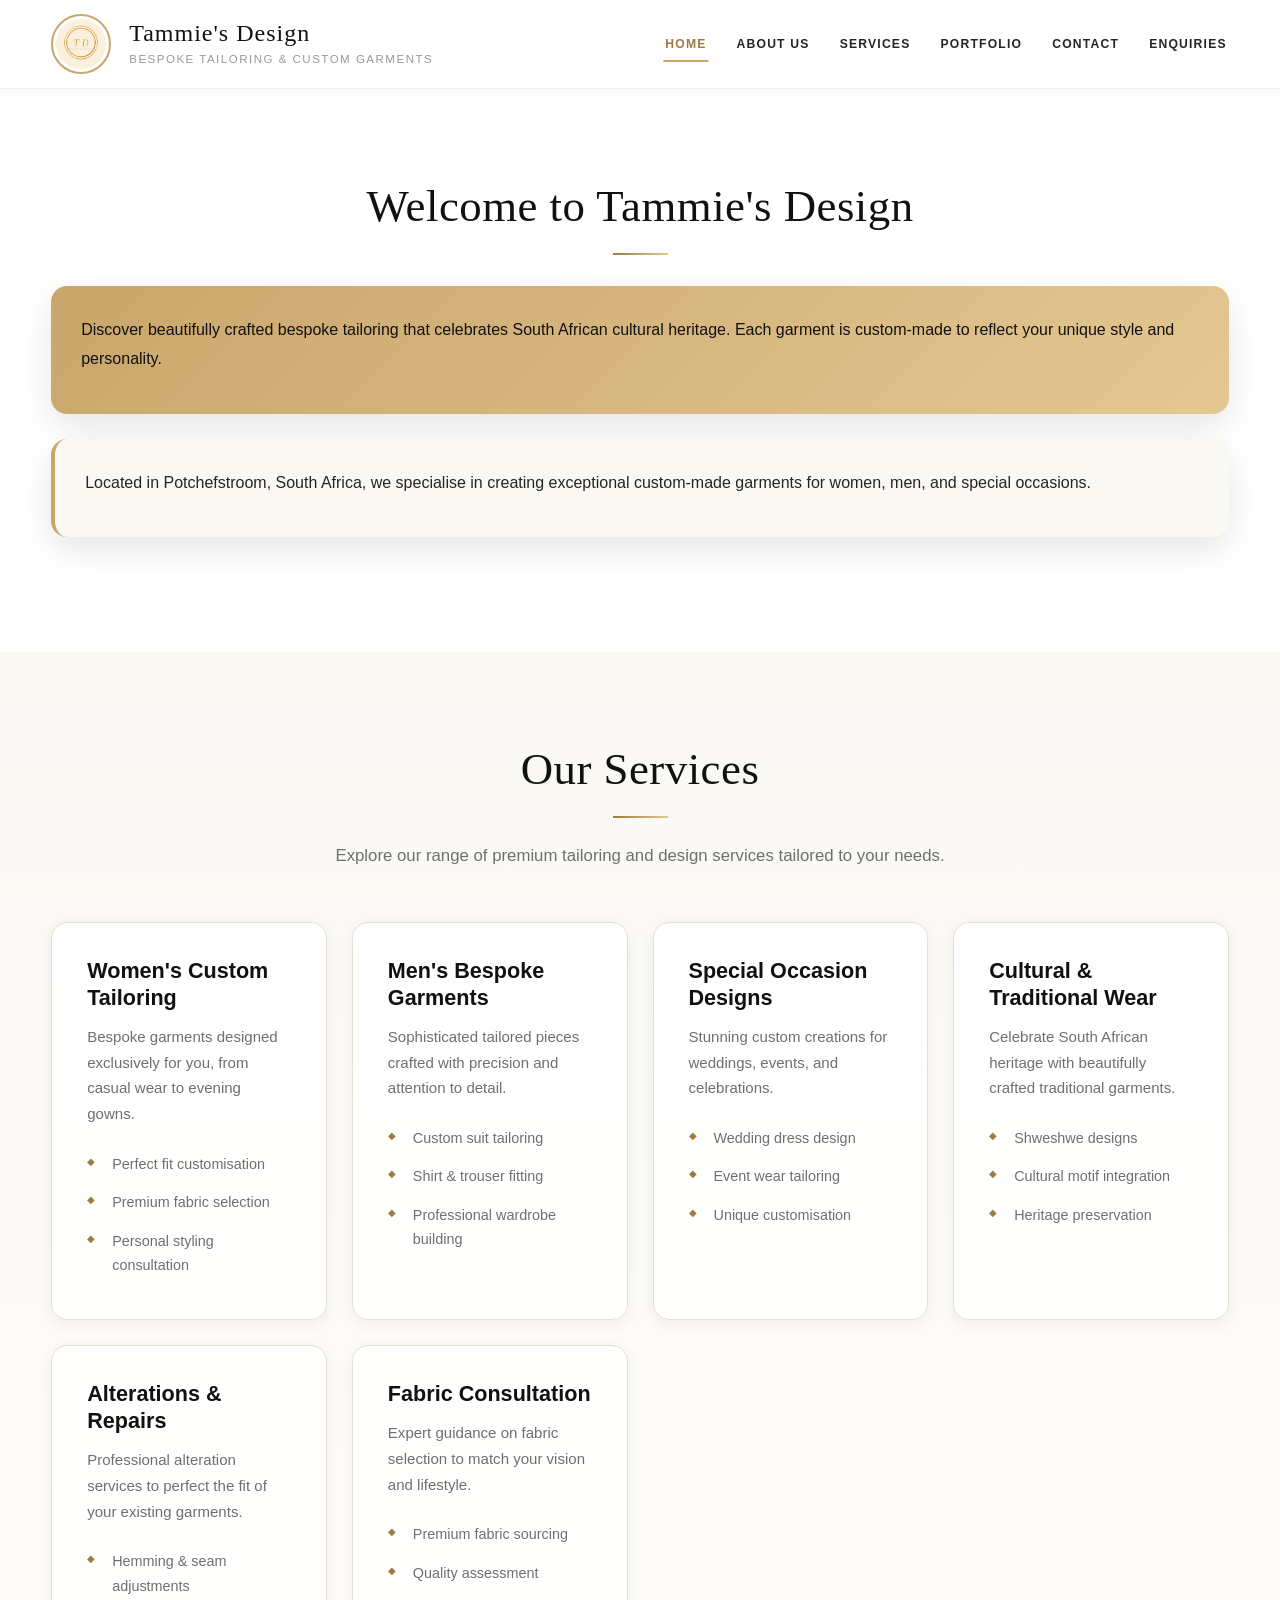
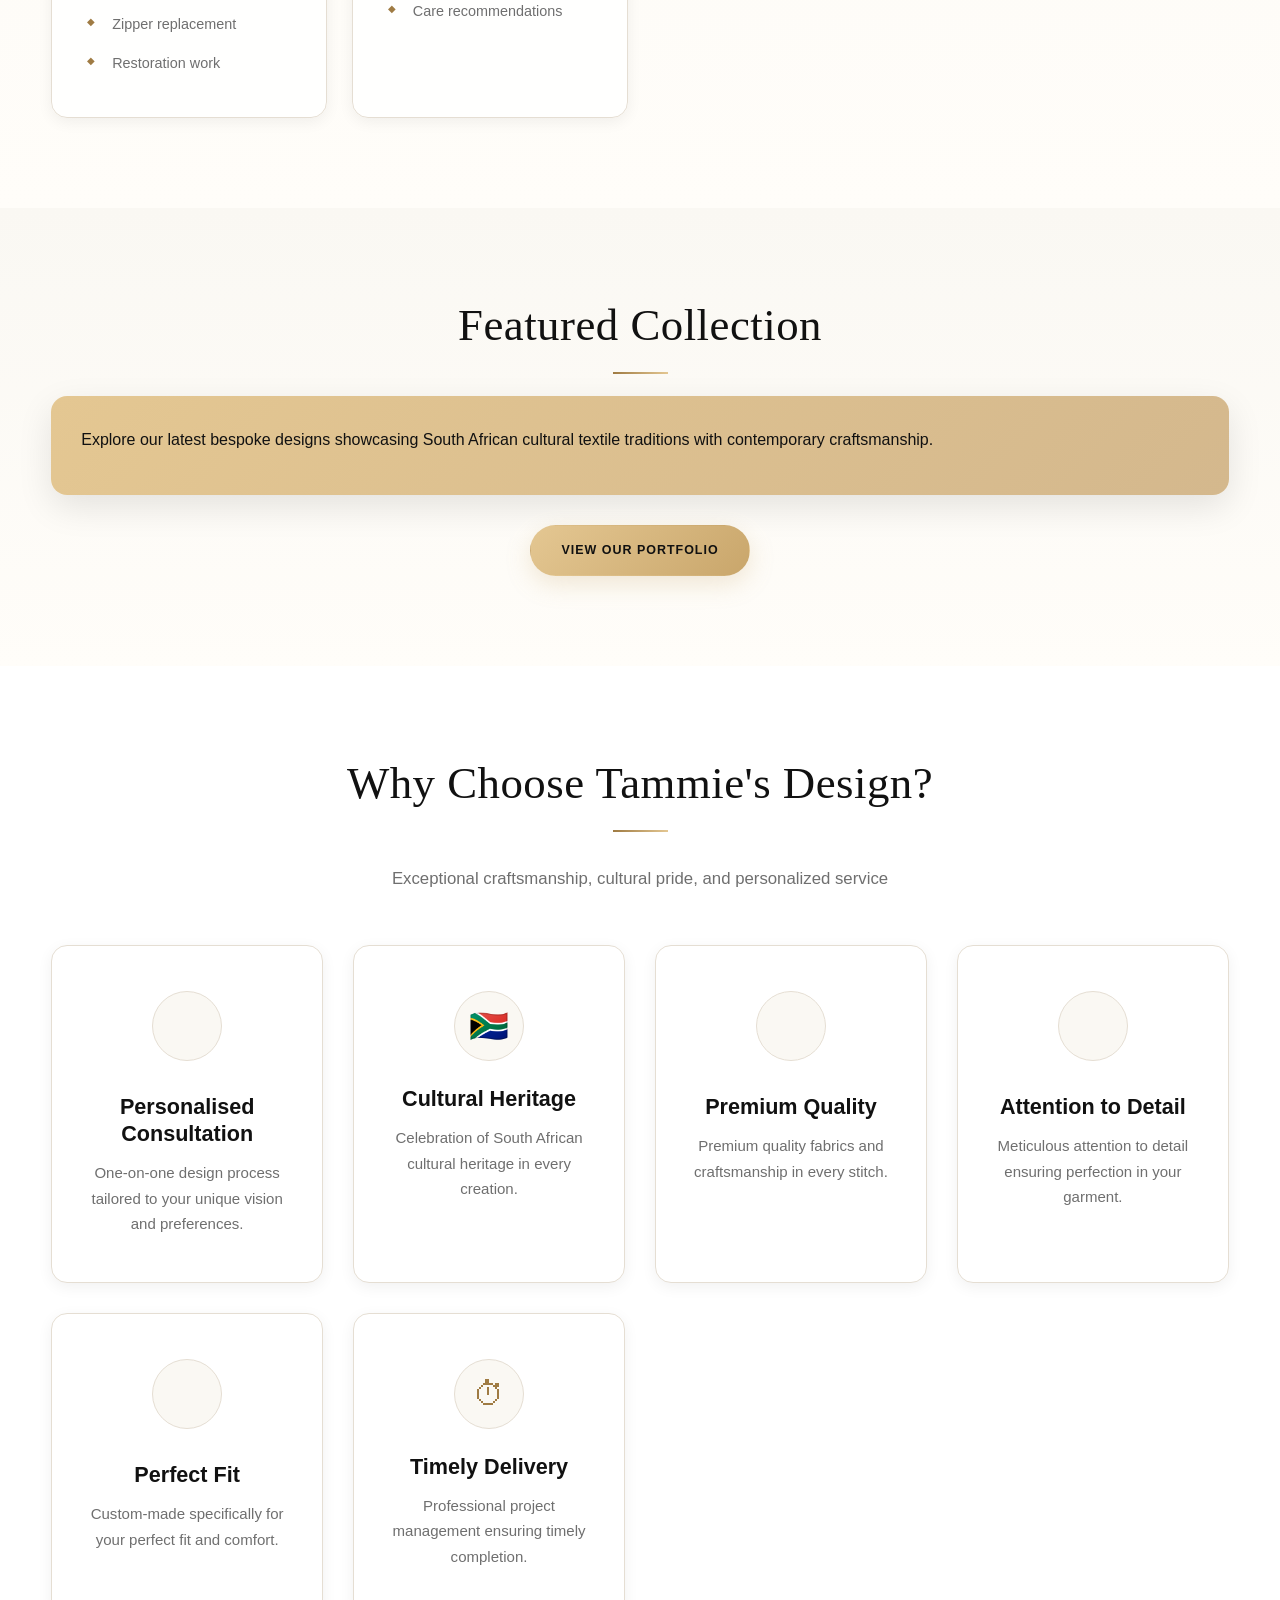
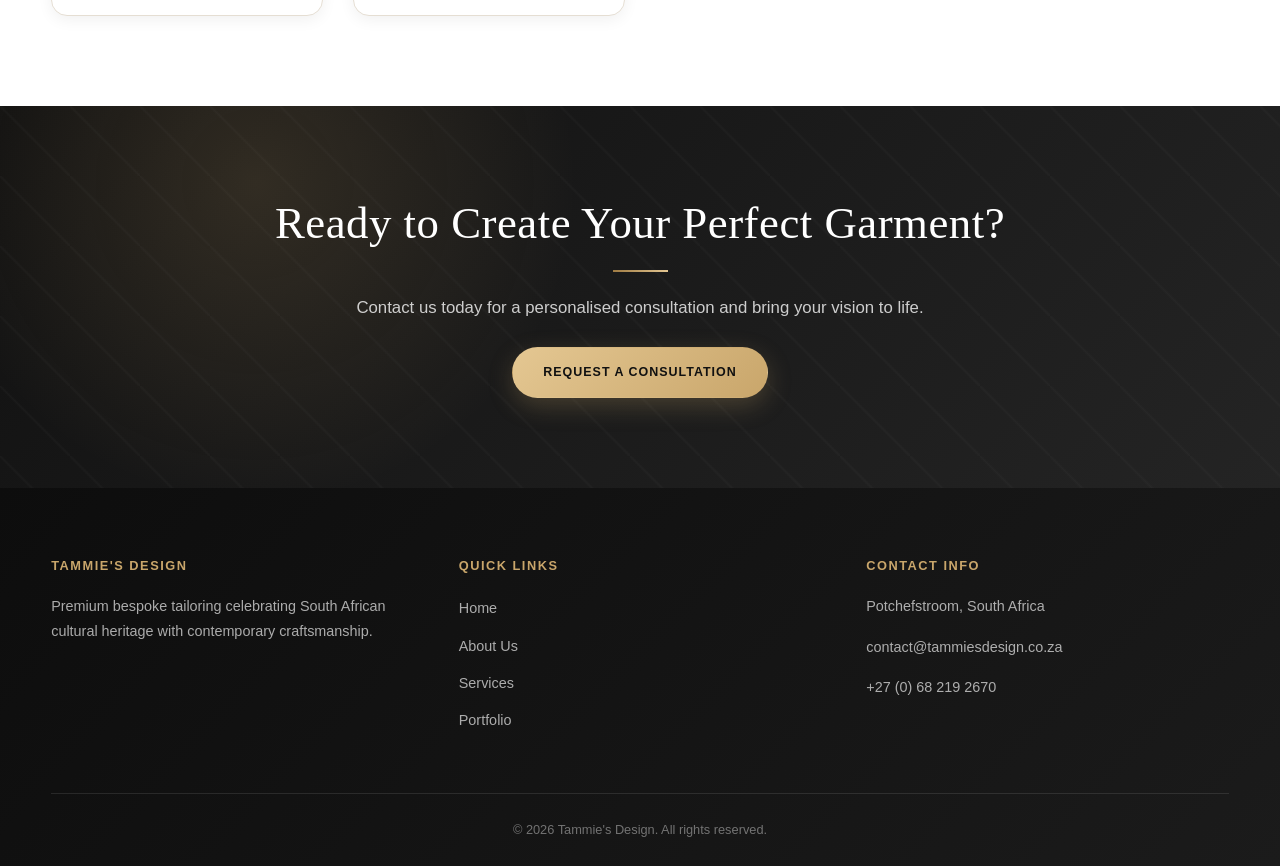
<file: index.html>
<!DOCTYPE html>
<html lang="en">
<head>
    <meta charset="UTF-8">
    <meta name="viewport" content="width=device-width, initial-scale=1.0">
     <meta name="keywords" content="bespoke tailoring, custom garments, Potchefstroom, South African traditional wear, Shweshwe, wedding dress design">
    <meta name="author" content="Tammie's Design">
    <meta name="description" content="Tammie's Design is a bespoke tailoring business in Potchefstroom, South Africa, creating custom garments that celebrate South African cultural heritage.">
    <title>Tammie's Design - Bespoke Tailoring</title>
    <link rel="stylesheet" href="css_assets/myfirststyles.css">
</head>

<body>

    <header>
        <div class="container">
            <img src="_images/Tammieys Design.png.png" alt="Tammie's Design Logo">
            <div class="header-branding">
                <h1>Tammie's Design</h1>
                <p>Bespoke Tailoring & Custom Garments</p>
            </div>
            <nav>
                <ul>
                    <li><a href="index.html" class="active">Home</a></li>
                    <li><a href="about.html">About Us</a></li>
                    <li><a href="services.html">Services</a></li>
                    <li><a href="product.html">Portfolio</a></li>
                    <li><a href="contact.html">Contact</a></li>
                    <li><a href="enquiries.html">Enquiries</a></li>
                </ul>
            </nav>
        </div>
    </header>

    <main>

        <section class="welcome">
            <div class="container">
                <h2>Welcome to Tammie's Design</h2>
                <div class="content-box box-primary">
                    <p>Discover beautifully crafted bespoke tailoring that celebrates South African cultural heritage. Each garment is custom-made to reflect your unique style and personality.</p>
                </div>
                <div class="content-box box-light">
                    <p>Located in Potchefstroom, South Africa, we specialise in creating exceptional custom-made garments for women, men, and special occasions.</p>
                </div>
            </div>
        </section>

        <section class="services">
            <div class="container">
                <h2>Our Services</h2>
                <p class="intro-text">Explore our range of premium tailoring and design services tailored to your needs.</p>

                <div class="services-grid">
                    <div class="service-card">
                        <h3>Women's Custom Tailoring</h3>
                        <p>Bespoke garments designed exclusively for you, from casual wear to evening gowns.</p>
                        <ul>
                            <li>Perfect fit customisation</li>
                            <li>Premium fabric selection</li>
                            <li>Personal styling consultation</li>
                        </ul>
                    </div>

                    <div class="service-card">
                        <h3>Men's Bespoke Garments</h3>
                        <p>Sophisticated tailored pieces crafted with precision and attention to detail.</p>
                        <ul>
                            <li>Custom suit tailoring</li>
                            <li>Shirt & trouser fitting</li>
                            <li>Professional wardrobe building</li>
                        </ul>
                    </div>

                    <div class="service-card">
                        <h3>Special Occasion Designs</h3>
                        <p>Stunning custom creations for weddings, events, and celebrations.</p>
                        <ul>
                            <li>Wedding dress design</li>
                            <li>Event wear tailoring</li>
                            <li>Unique customisation</li>
                        </ul>
                    </div>

                    <div class="service-card">
                        <h3>Cultural & Traditional Wear</h3>
                        <p>Celebrate South African heritage with beautifully crafted traditional garments.</p>
                        <ul>
                            <li>Shweshwe designs</li>
                            <li>Cultural motif integration</li>
                            <li>Heritage preservation</li>
                        </ul>
                    </div>

                    <div class="service-card">
                        <h3>Alterations & Repairs</h3>
                        <p>Professional alteration services to perfect the fit of your existing garments.</p>
                        <ul>
                            <li>Hemming & seam adjustments</li>
                            <li>Zipper replacement</li>
                            <li>Restoration work</li>
                        </ul>
                    </div>

                    <div class="service-card">
                        <h3>Fabric Consultation</h3>
                        <p>Expert guidance on fabric selection to match your vision and lifestyle.</p>
                        <ul>
                            <li>Premium fabric sourcing</li>
                            <li>Quality assessment</li>
                            <li>Care recommendations</li>
                        </ul>
                    </div>
                </div>
            </div>
        </section>

        <section class="services">
            <div class="container">
                <h2>Featured Collection</h2>
                <div class="content-box box-accent">
                    <p>Explore our latest bespoke designs showcasing South African cultural textile traditions with contemporary craftsmanship.</p>
                </div>
                <div class="button-group" style="margin-top: 30px;">
                    <a href="product.html" class="btn btn-primary">View Our Portfolio</a>
                </div>
            </div>
        </section>

        <section class="welcome">
            <div class="container">
                <h2>Why Choose Tammie's Design?</h2>
                <p class="intro-text">Exceptional craftsmanship, cultural pride, and personalized service</p>
                <div class="cards">
                    <div class="card">
                        <div class="card-icon"></div>
                        <h3>Personalised Consultation</h3>
                        <p>One-on-one design process tailored to your unique vision and preferences.</p>
                    </div>
                    <div class="card">
                        <div class="card-icon">🇿🇦</div>
                        <h3>Cultural Heritage</h3>
                        <p>Celebration of South African cultural heritage in every creation.</p>
                    </div>
                    <div class="card">
                        <div class="card-icon"></div>
                        <h3>Premium Quality</h3>
                        <p>Premium quality fabrics and craftsmanship in every stitch.</p>
                    </div>
                    <div class="card">
                        <div class="card-icon"></div>
                        <h3>Attention to Detail</h3>
                        <p>Meticulous attention to detail ensuring perfection in your garment.</p>
                    </div>
                    <div class="card">
                        <div class="card-icon"></div>
                        <h3>Perfect Fit</h3>
                        <p>Custom-made specifically for your perfect fit and comfort.</p>
                    </div>
                    <div class="card">
                        <div class="card-icon">⏱</div>
                        <h3>Timely Delivery</h3>
                        <p>Professional project management ensuring timely completion.</p>
                    </div>
                </div>
            </div>
        </section>

        <section class="callout">
            <div class="container">
                <h2>Ready to Create Your Perfect Garment?</h2>
                <p>Contact us today for a personalised consultation and bring your vision to life.</p>
                <a href="contact.html" class="btn btn-primary">Request a Consultation</a>
            </div>
        </section>

    </main>

    <footer>
        <div class="container">
            <div class="footer-content">
                <div class="footer-section">
                    <h4>Tammie's Design</h4>
                    <p>Premium bespoke tailoring celebrating South African cultural heritage with contemporary craftsmanship.</p>
                </div>
                <div class="footer-section">
                    <h4>Quick Links</h4>
                    <ul>
                        <li><a href="index.html">Home</a></li>
                        <li><a href="about.html">About Us</a></li>
                        <li><a href="services.html">Services</a></li>
                        <li><a href="product.html">Portfolio</a></li>
                    </ul>
                </div>
                <div class="footer-section">
                    <h4>Contact Info</h4>
                    <p> Potchefstroom, South Africa</p>
                    <p> <a href="mailto:contact@tammiesdesign.co.za">contact@tammiesdesign.co.za</a></p>
                    <p> <a href="tel:+27682192670">+27 (0) 68 219 2670</a></p>
                </div>
            </div>
            <div class="footer-bottom">
                <p>&copy; <span id="year"></span> Tammie's Design. All rights reserved.</p>
            </div>
        </div>
    </footer>

   <script src="js_assets/myfirststyle.js"></script>
   <script src="js_assets/scroll-reveal.js"></script>
</body>

</html>
</file>
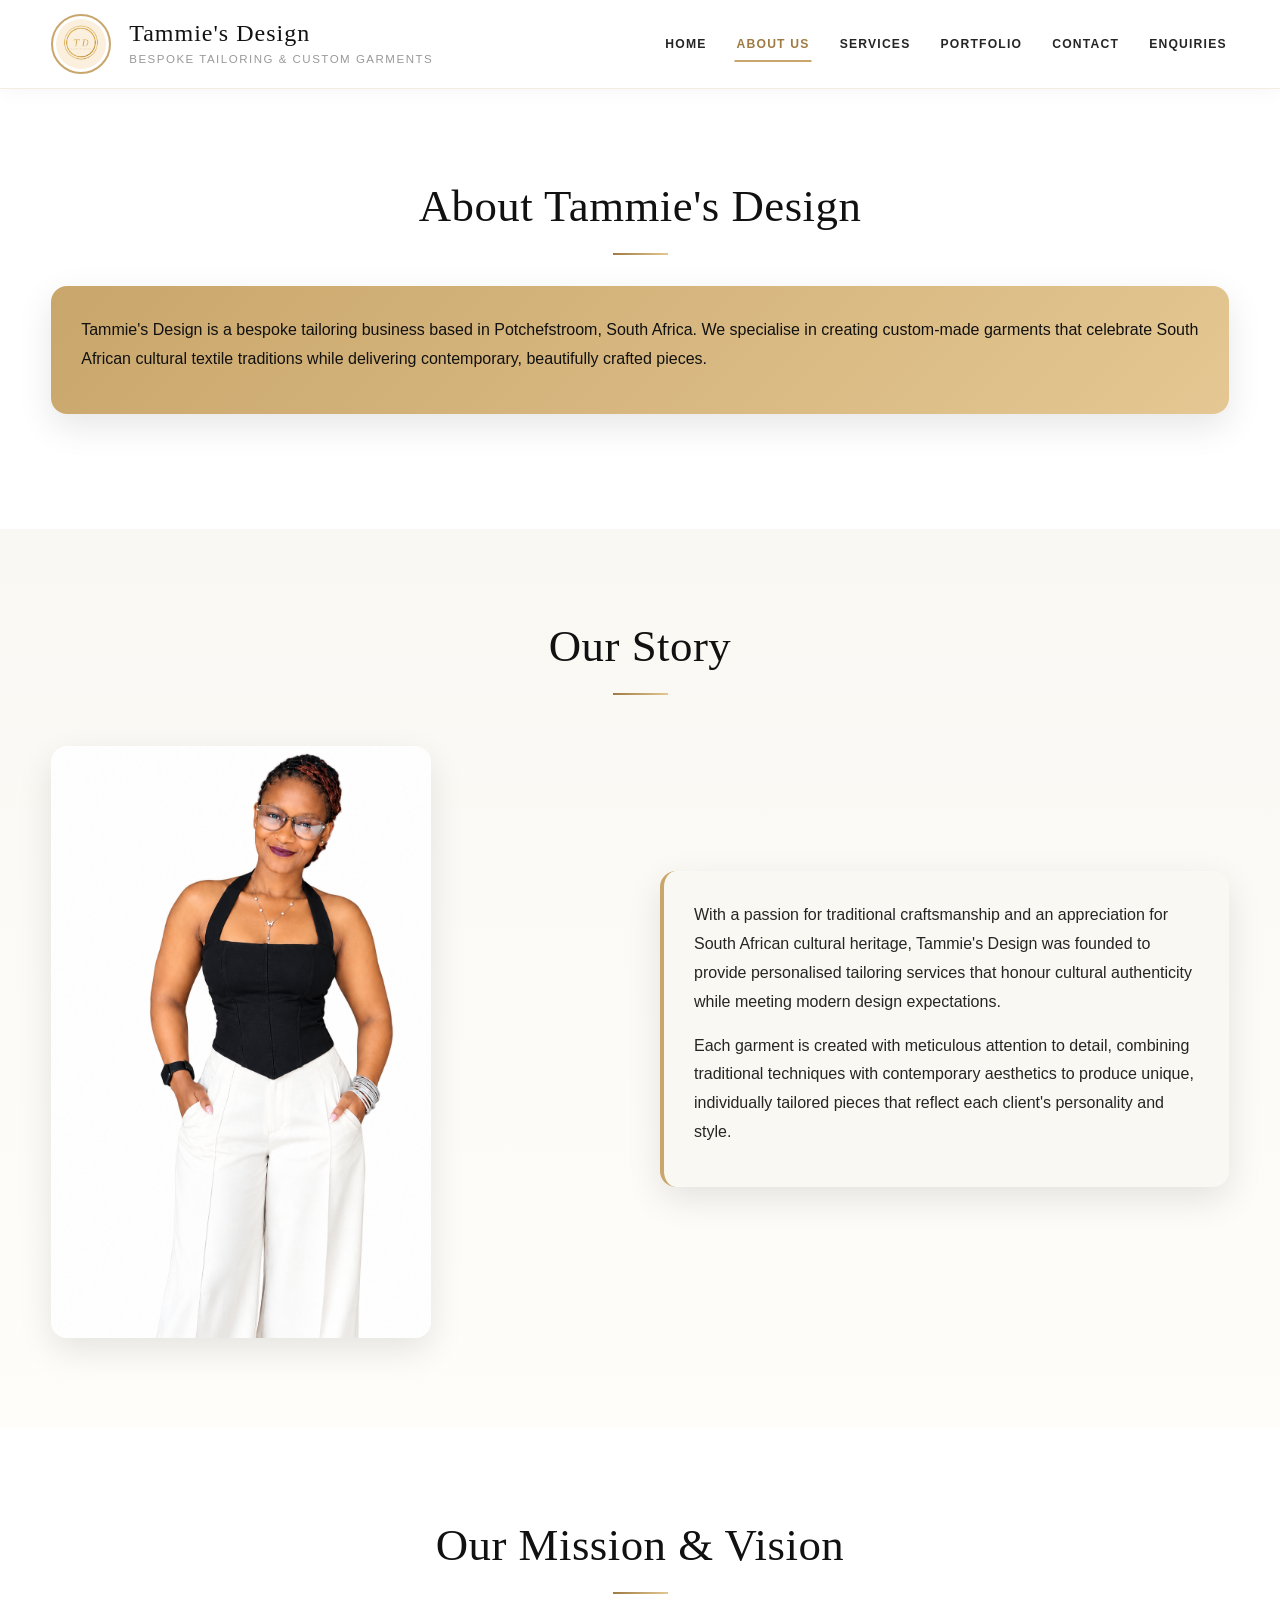
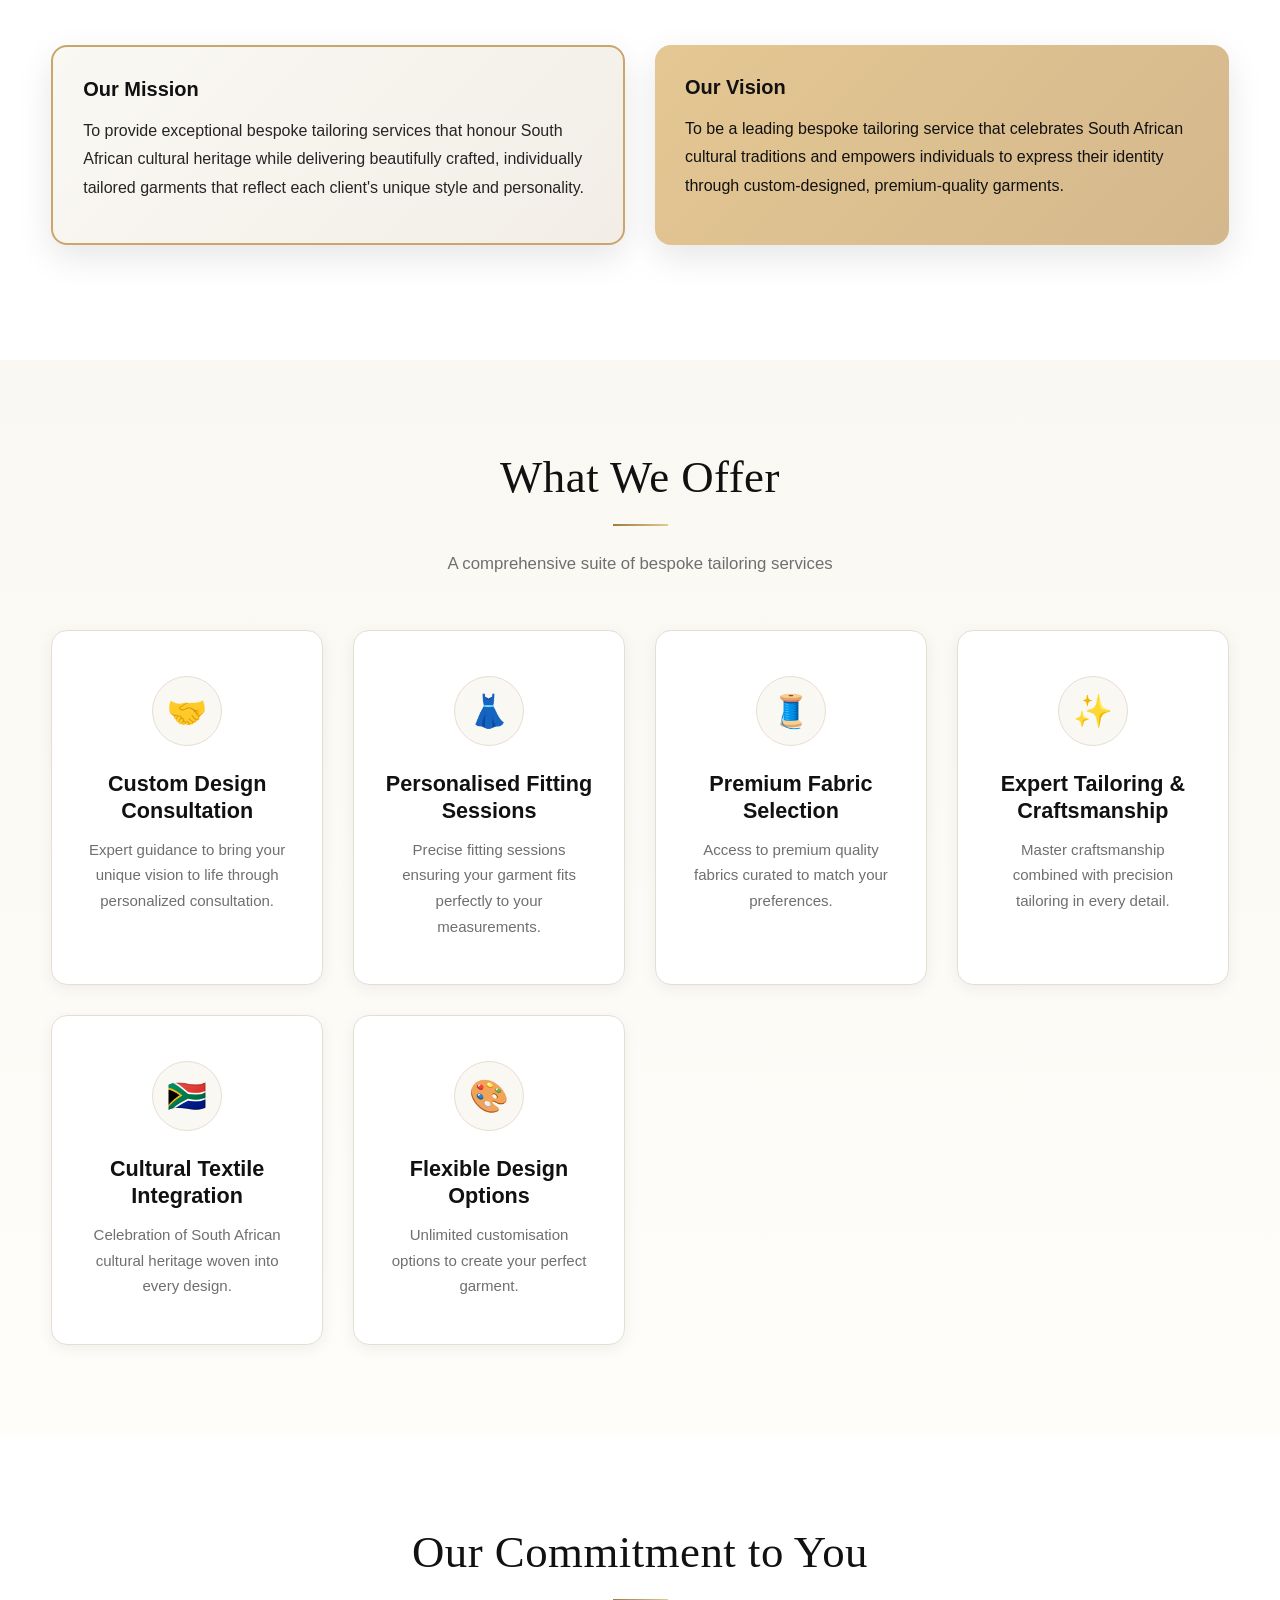
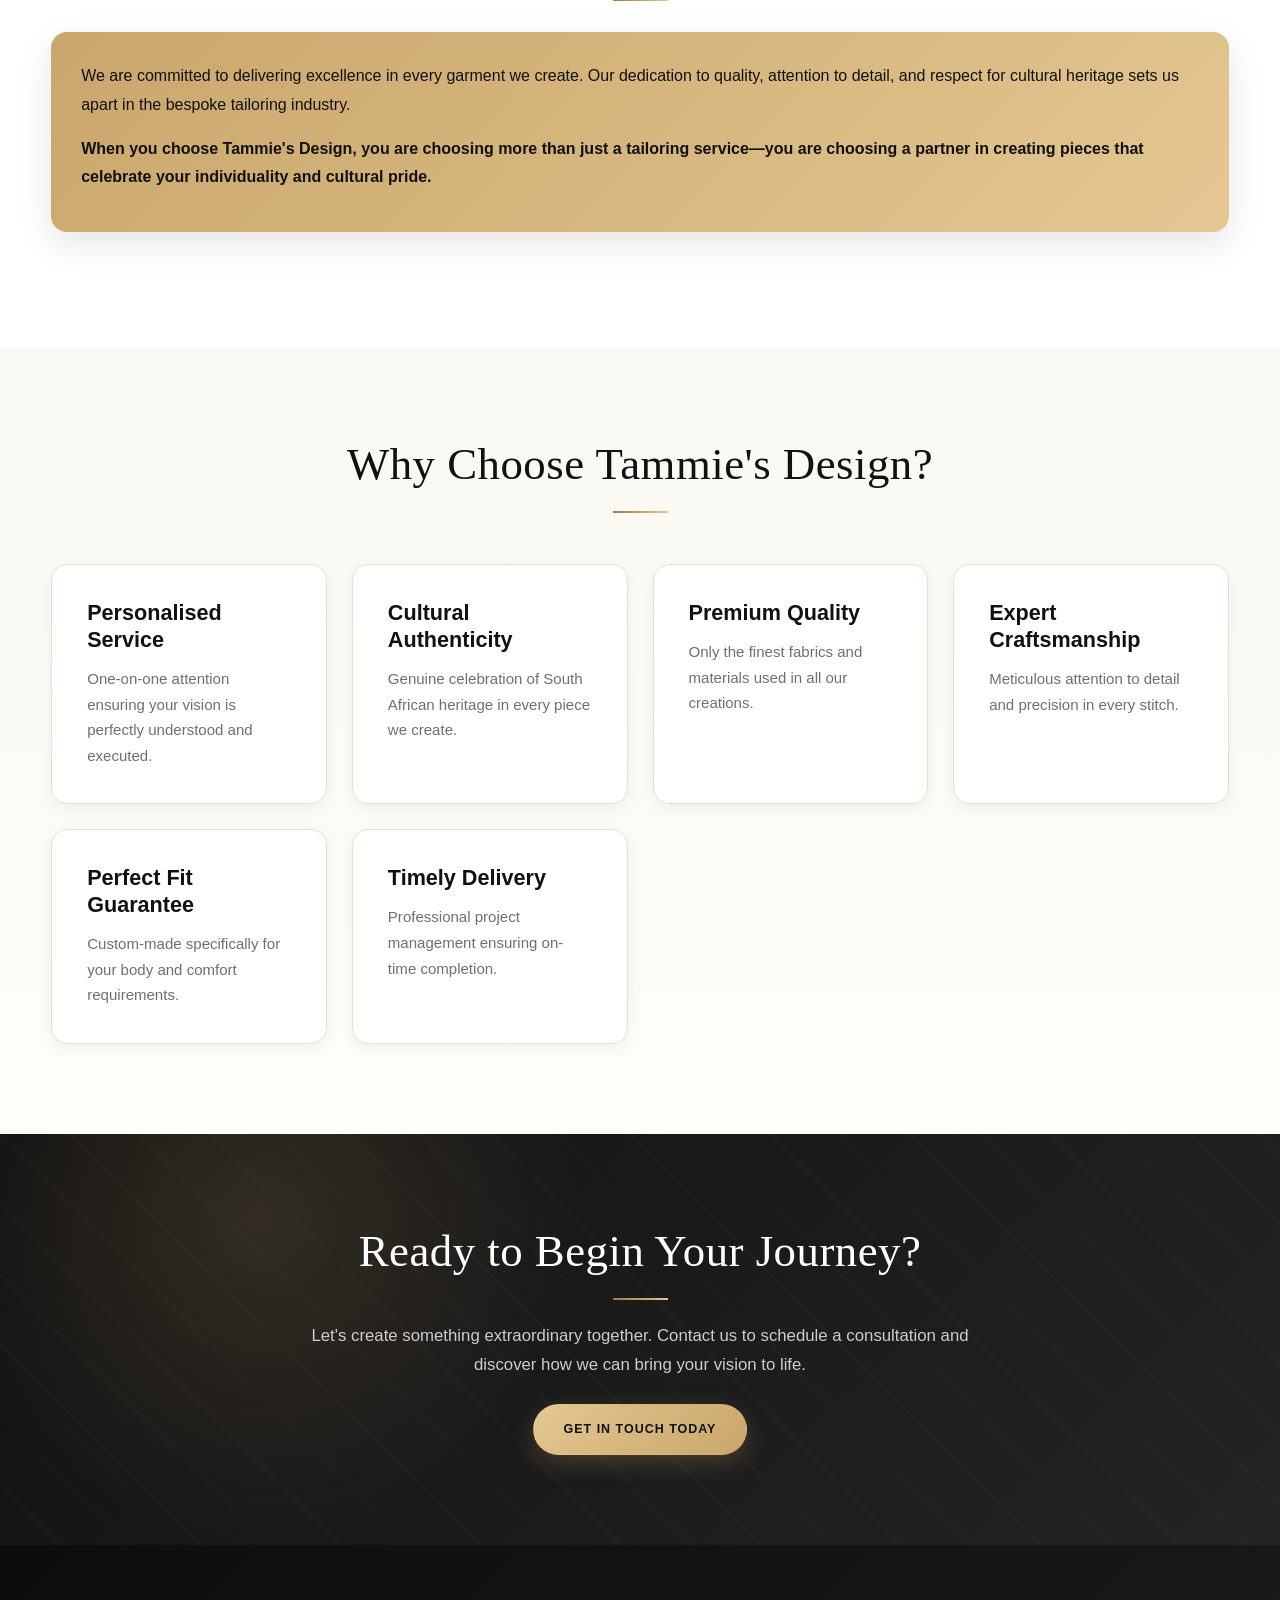
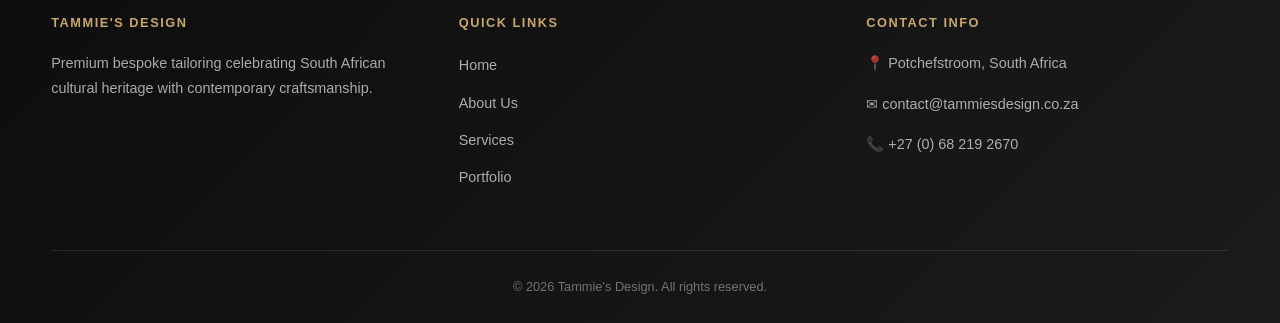
<file: about.html>
<!DOCTYPE html>
<html lang="en">
<head>
    <meta charset="UTF-8">
    <meta name="viewport" content="width=device-width, initial-scale=1.0">
    <meta name="keywords" content="bespoke tailoring, custom garments, Potchefstroom, South African traditional wear, Shweshwe, wedding dress design">
    <meta name="author" content="Tammie's Design">
    <meta name="description" content="Learn more about Tammie's Design, a bespoke tailoring business in Potchefstroom, South Africa.">
    <title>About Us - Tammie's Design</title>
    <link rel="stylesheet" href="css_assets/myfirststyles.css">
</head>
<body>
    <header>
        <div class="container">
            <img src="_images/Tammieys Design.png.png" alt="Tammie's Design Logo">
            <div class="header-branding">
                <h1>Tammie's Design</h1>
                <p>Bespoke Tailoring & Custom Garments</p>
            </div>
            <nav>
                <ul>
                    <li><a href="index.html">Home</a></li>
                    <li><a href="about.html" class="active">About Us</a></li>
                    <li><a href="services.html">Services</a></li>
                    <li><a href="product.html">Portfolio</a></li>
                    <li><a href="contact.html">Contact</a></li>
                     <li><a href="enquiries.html">Enquiries</a></li>
                </ul>
            </nav>
        </div>
    </header>

    <main>
        <section class="welcome">
            <div class="container">
                <h2>About Tammie's Design</h2>
                <div class="content-box box-primary">
                    <p>Tammie's Design is a bespoke tailoring business based in Potchefstroom, South Africa. We specialise in creating custom-made garments that celebrate South African cultural textile traditions while delivering contemporary, beautifully crafted pieces.</p>
                </div>
            </div>
        </section>

        <section class="services">
            <div class="container">
                <h2>Our Story</h2>

            
                <div style="display: grid; grid-template-columns: repeat(auto-fit, minmax(280px, 1fr)); gap: 40px; align-items: center; margin-top: 45px;">
                    <div style="text-align: center;">
                        <img src="_images/Confident Black-and-White Studio Portrait.png"
                             alt="Ms. Ndou Matamela - founder of Tammie's Design"
                             width="800" height="1247"
                             loading="lazy"
                             style="width: 100%; max-width: 380px; height: auto; border-radius: 16px; box-shadow: 0 12px 35px rgba(0, 0, 0, 0.10);">
                    </div>

                    <div class="content-box box-light">
                        <p>With a passion for traditional craftsmanship and an appreciation for South African cultural heritage, Tammie's Design was founded to provide personalised tailoring services that honour cultural authenticity while meeting modern design expectations.</p>
                        <p style="margin-top: 15px;">Each garment is created with meticulous attention to detail, combining traditional techniques with contemporary aesthetics to produce unique, individually tailored pieces that reflect each client's personality and style.</p>
                    </div>
                </div>
            </div>
        </section>

        <section class="welcome">
            <div class="container">
                <h2>Our Mission & Vision</h2>
                
                <div style="display: grid; grid-template-columns: repeat(auto-fit, minmax(280px, 1fr)); gap: 30px; margin-top: 45px;">
                    <div class="content-box box-secondary">
                        <h3>Our Mission</h3>
                        <p>To provide exceptional bespoke tailoring services that honour South African cultural heritage while delivering beautifully crafted, individually tailored garments that reflect each client's unique style and personality.</p>
                    </div>
                    
                    <div class="content-box box-accent">
                        <h3>Our Vision</h3>
                        <p>To be a leading bespoke tailoring service that celebrates South African cultural traditions and empowers individuals to express their identity through custom-designed, premium-quality garments.</p>
                    </div>
                </div>
            </div>
        </section>

        <section class="services">
            <div class="container">
                <h2>What We Offer</h2>
                <p class="intro-text">A comprehensive suite of bespoke tailoring services</p>
                
                <div class="cards">
                    <div class="card">
                        <div class="card-icon">🤝</div>
                        <h3>Custom Design Consultation</h3>
                        <p>Expert guidance to bring your unique vision to life through personalized consultation.</p>
                    </div>
                    
                    <div class="card">
                        <div class="card-icon">👗</div>
                        <h3>Personalised Fitting Sessions</h3>
                        <p>Precise fitting sessions ensuring your garment fits perfectly to your measurements.</p>
                    </div>
                    
                    <div class="card">
                        <div class="card-icon">🧵</div>
                        <h3>Premium Fabric Selection</h3>
                        <p>Access to premium quality fabrics curated to match your preferences.</p>
                    </div>
                    
                    <div class="card">
                        <div class="card-icon">✨</div>
                        <h3>Expert Tailoring & Craftsmanship</h3>
                        <p>Master craftsmanship combined with precision tailoring in every detail.</p>
                    </div>
                    
                    <div class="card">
                        <div class="card-icon">🇿🇦</div>
                        <h3>Cultural Textile Integration</h3>
                        <p>Celebration of South African cultural heritage woven into every design.</p>
                    </div>
                    
                    <div class="card">
                        <div class="card-icon">🎨</div>
                        <h3>Flexible Design Options</h3>
                        <p>Unlimited customisation options to create your perfect garment.</p>
                    </div>
                </div>
            </div>
        </section>

        <section class="welcome">
            <div class="container">
                <h2>Our Commitment to You</h2>
                
                <div class="content-box box-primary">
                    <p>We are committed to delivering excellence in every garment we create. Our dedication to quality, attention to detail, and respect for cultural heritage sets us apart in the bespoke tailoring industry.</p>
                    <p style="margin-top: 15px;"><strong>When you choose Tammie's Design, you are choosing more than just a tailoring service—you are choosing a partner in creating pieces that celebrate your individuality and cultural pride.</strong></p>
                </div>
            </div>
        </section>

        <section class="services">
            <div class="container">
                <h2>Why Choose Tammie's Design?</h2>
                
                <div class="services-grid">
                    <div class="service-card">
                        <h3>Personalised Service</h3>
                        <p>One-on-one attention ensuring your vision is perfectly understood and executed.</p>
                    </div>
                    
                    <div class="service-card">
                        <h3>Cultural Authenticity</h3>
                        <p>Genuine celebration of South African heritage in every piece we create.</p>
                    </div>
                    
                    <div class="service-card">
                        <h3>Premium Quality</h3>
                        <p>Only the finest fabrics and materials used in all our creations.</p>
                    </div>
                    
                    <div class="service-card">
                        <h3>Expert Craftsmanship</h3>
                        <p>Meticulous attention to detail and precision in every stitch.</p>
                    </div>
                    
                    <div class="service-card">
                        <h3>Perfect Fit Guarantee</h3>
                        <p>Custom-made specifically for your body and comfort requirements.</p>
                    </div>
                    
                    <div class="service-card">
                        <h3>Timely Delivery</h3>
                        <p>Professional project management ensuring on-time completion.</p>
                    </div>
                </div>
            </div>
        </section>

        <section class="callout">
            <div class="container">
                <h2>Ready to Begin Your Journey?</h2>
                <p>Let's create something extraordinary together. Contact us to schedule a consultation and discover how we can bring your vision to life.</p>
                <a href="contact.html" class="btn btn-primary">Get In Touch Today</a>
            </div>
        </section>
    </main>

    <footer>
        <div class="container">
            <div class="footer-content">
                <div class="footer-section">
                    <h4>Tammie's Design</h4>
                    <p>Premium bespoke tailoring celebrating South African cultural heritage with contemporary craftsmanship.</p>
                </div>
                <div class="footer-section">
                    <h4>Quick Links</h4>
                    <ul>
                        <li><a href="index.html">Home</a></li>
                        <li><a href="about.html">About Us</a></li>
                        <li><a href="services.html">Services</a></li>
                        <li><a href="product.html">Portfolio</a></li>
                    </ul>
                </div>
                <div class="footer-section">
                    <h4>Contact Info</h4>
                    <p>&#128205; Potchefstroom, South Africa</p>
                    <p>&#9993; <a href="mailto:contact@tammiesdesign.co.za">contact@tammiesdesign.co.za</a></p>
                    <p>&#128222; <a href="tel:+27682192670">+27 (0) 68 219 2670</a></p>
                </div>
            </div>
            <div class="footer-bottom">
                <p>&copy; <span id="year"></span> Tammie's Design. All rights reserved.</p>
            </div>
        </div>
    </footer>

    <script src="js_assets/myfirststyle.js"></script>
    <script src="js_assets/scroll-reveal.js"></script>
    <script src="js_assets/lightbox.js"></script>
</body>
</html>
</file>
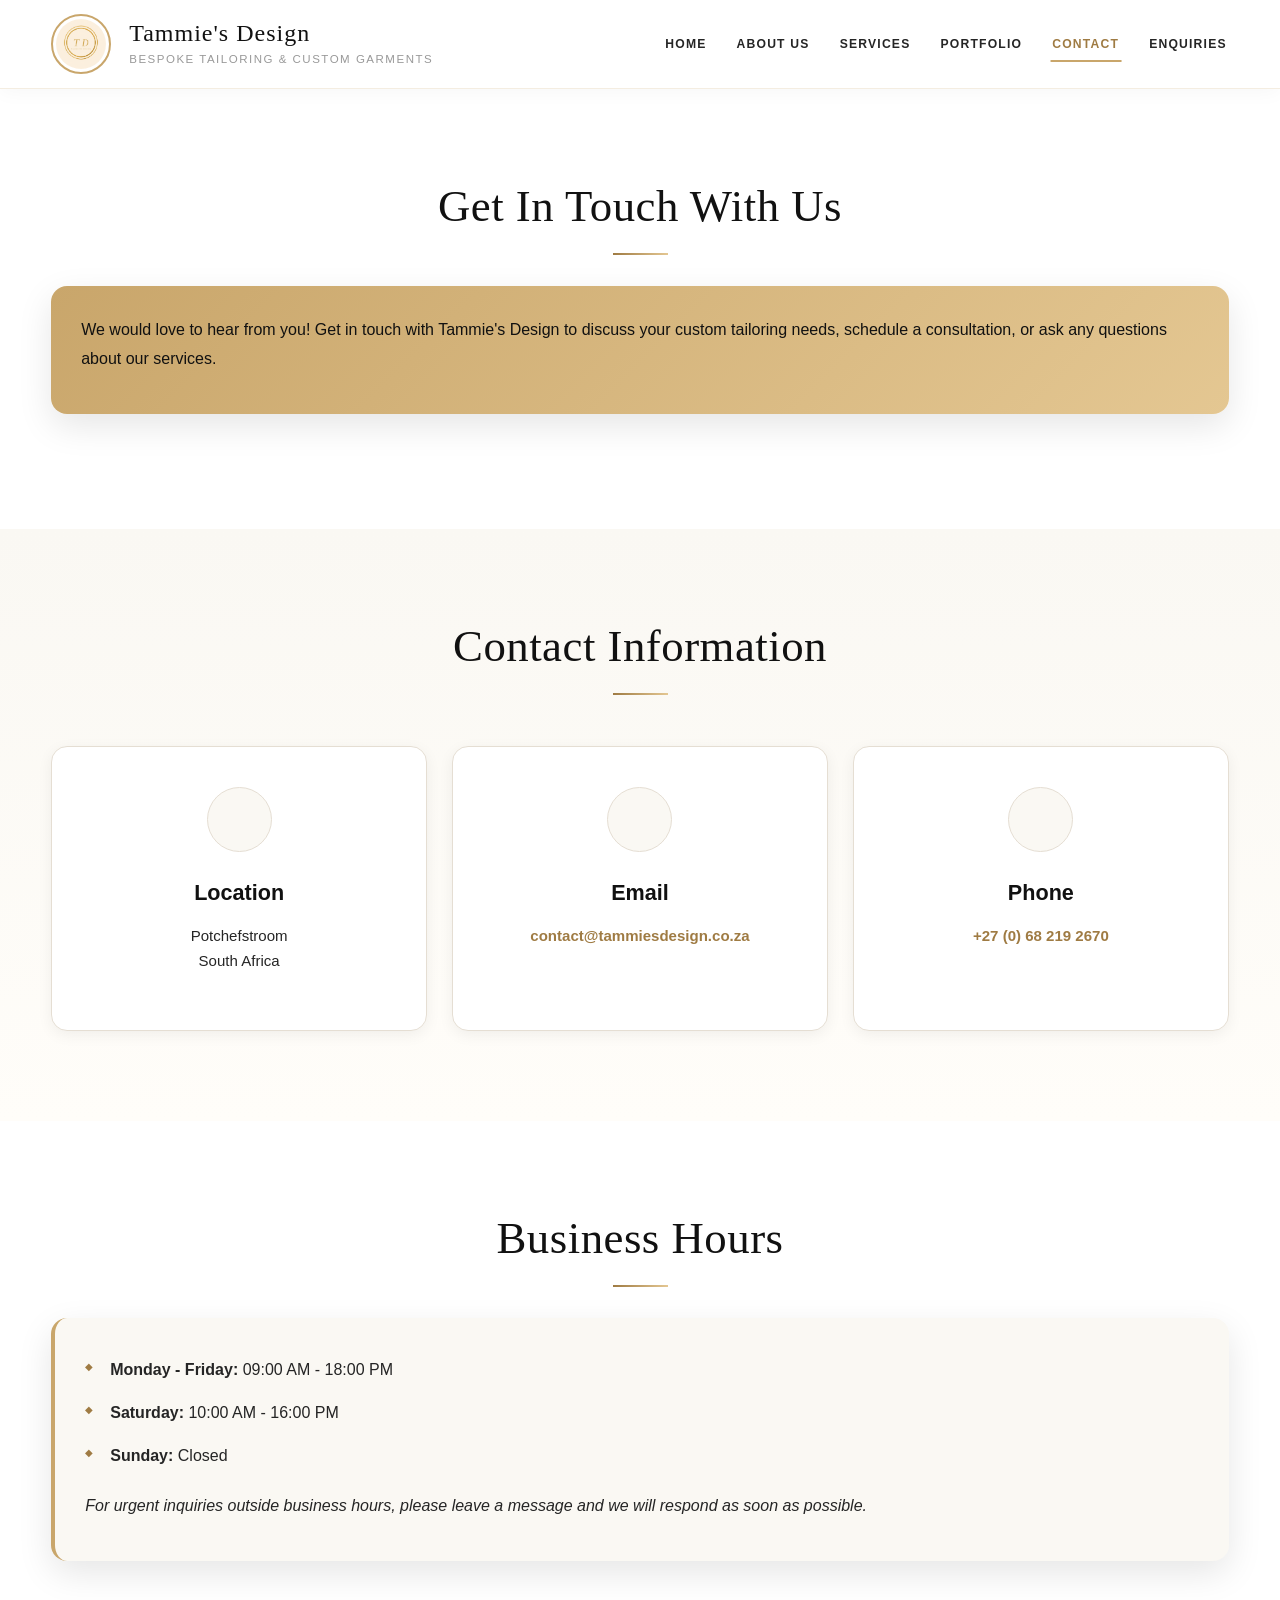
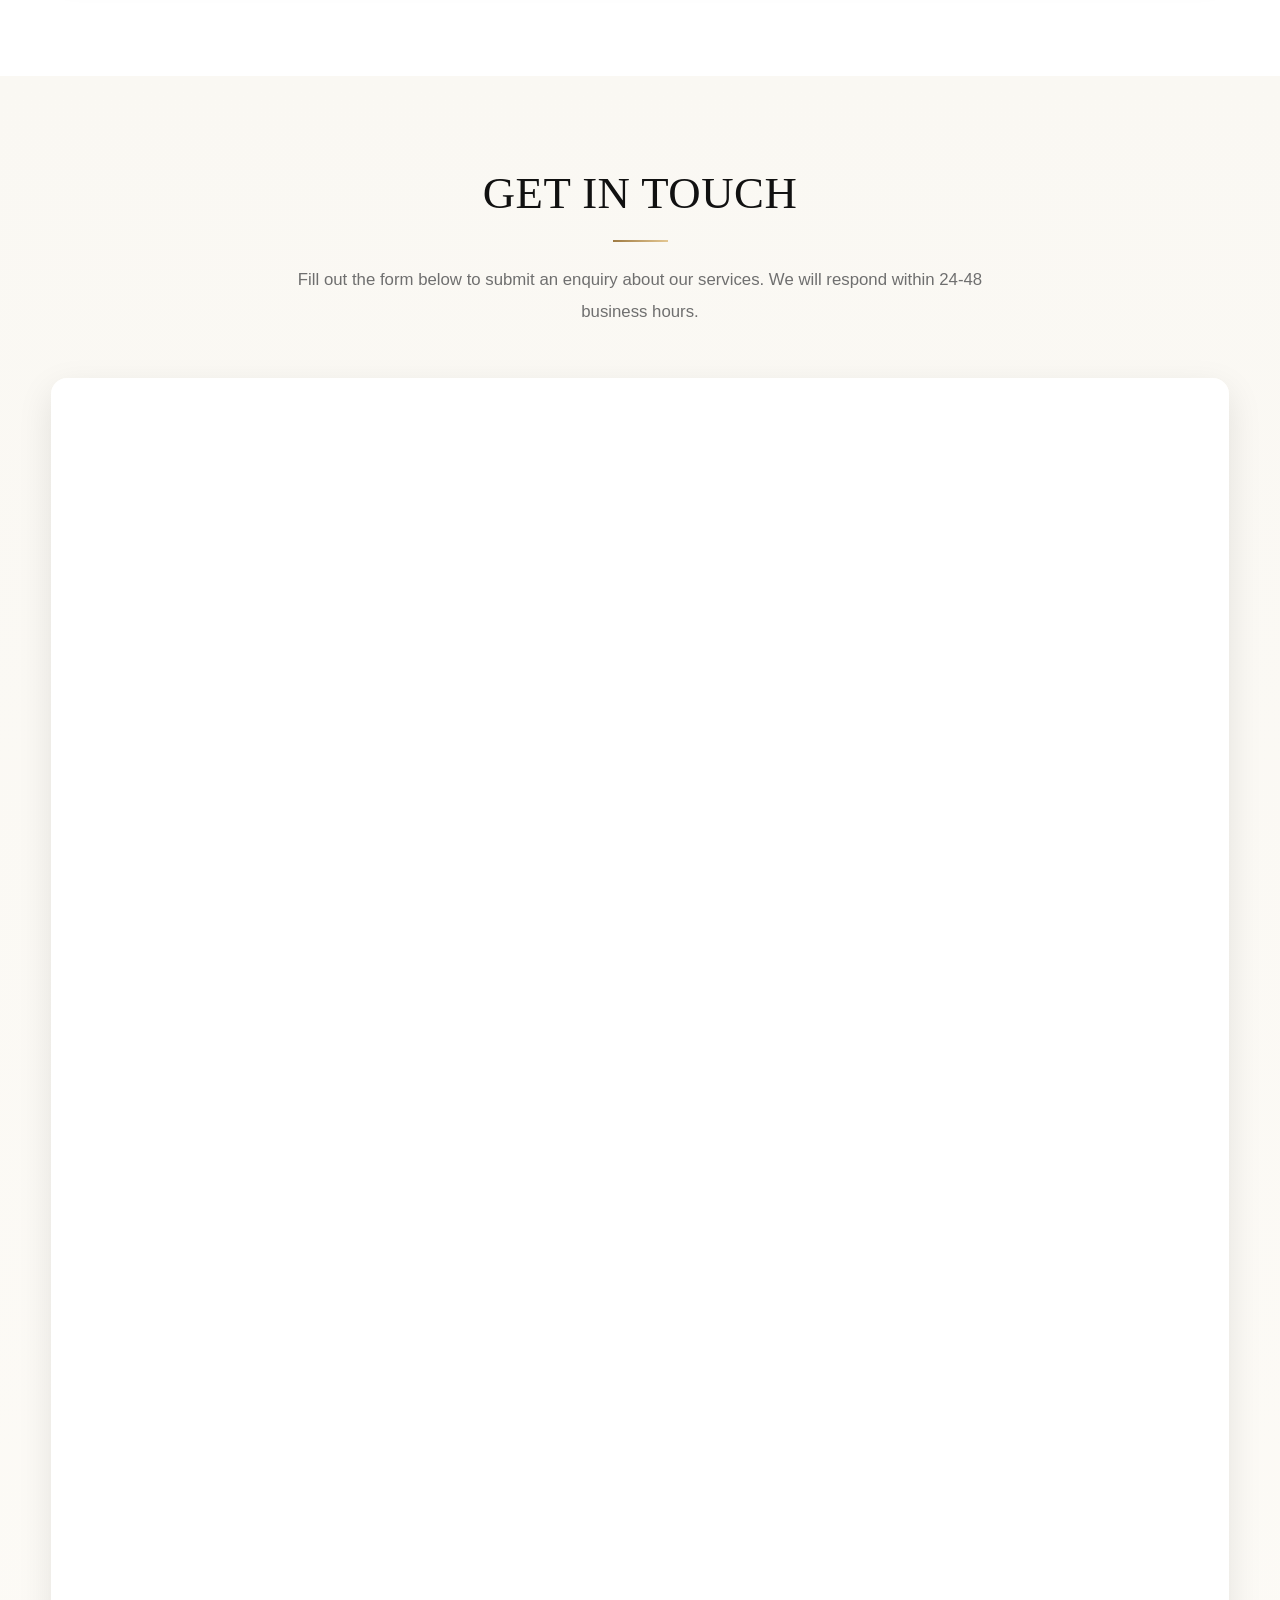
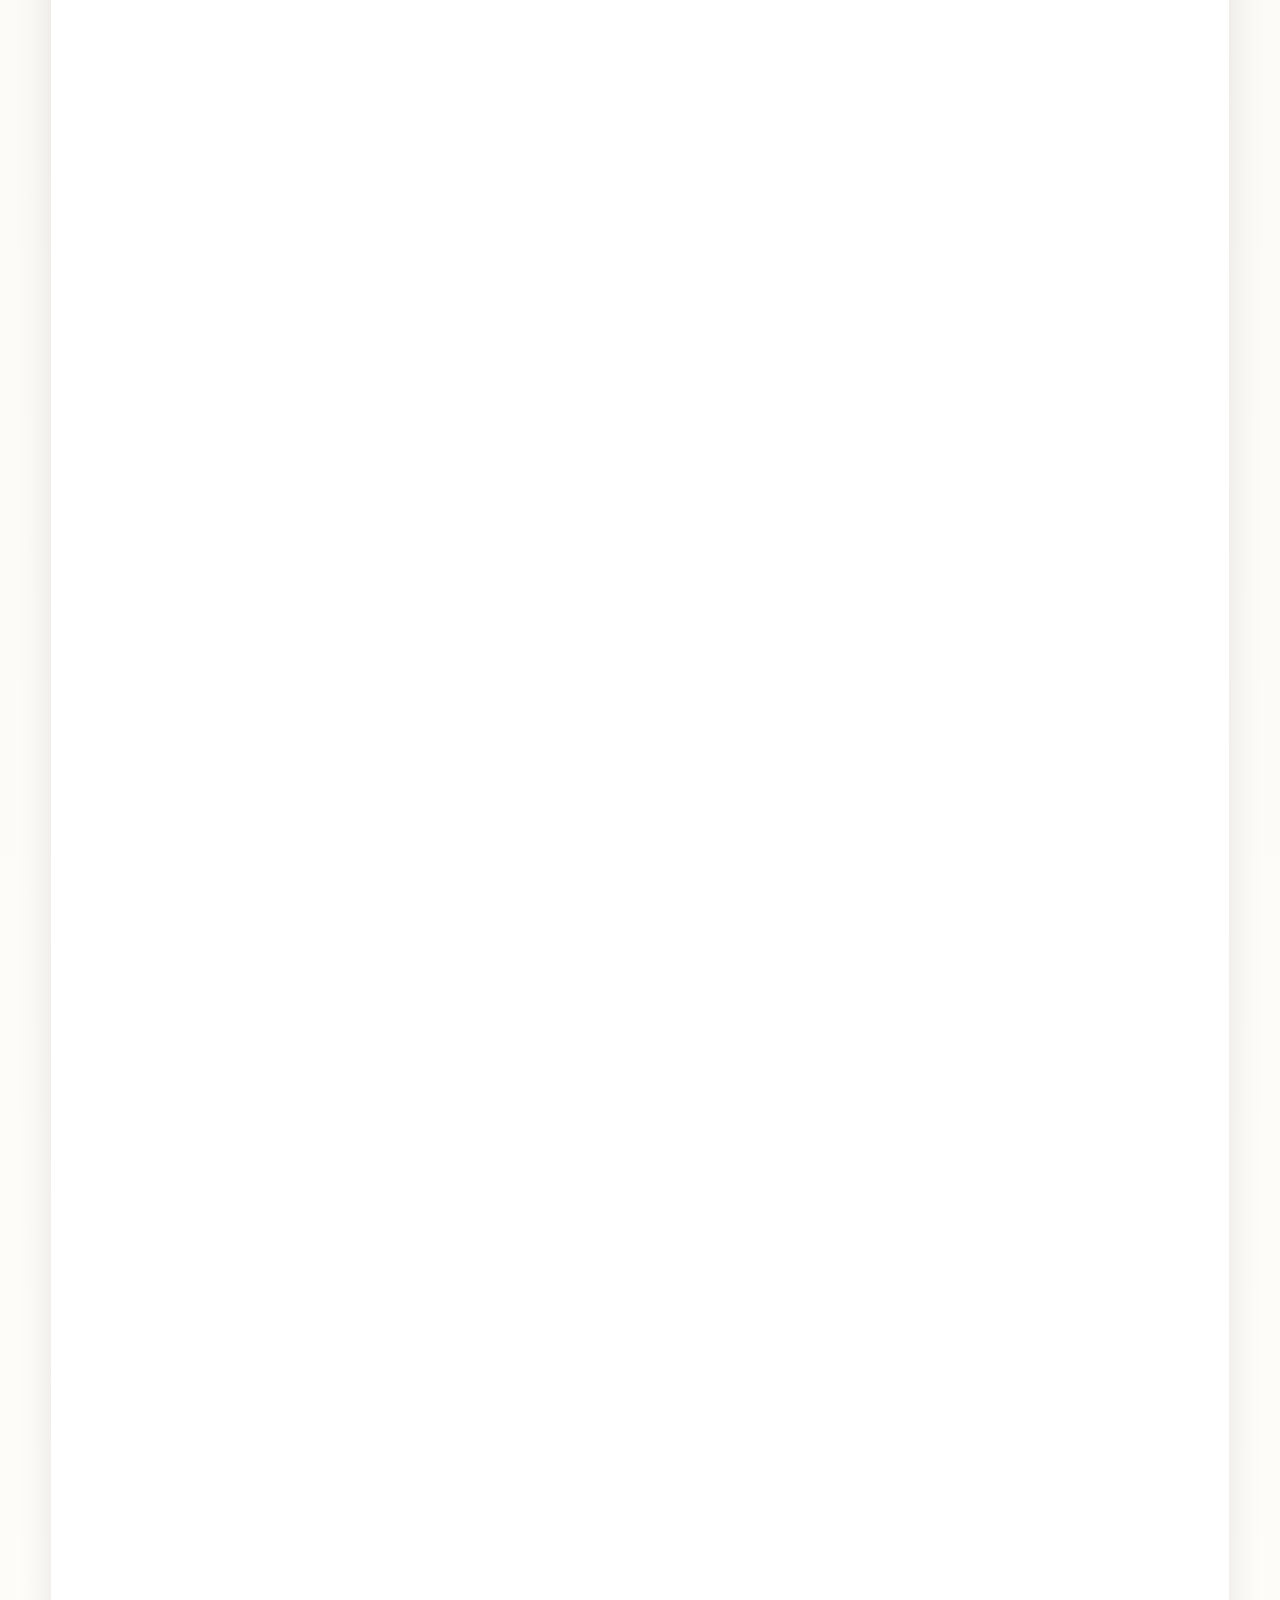
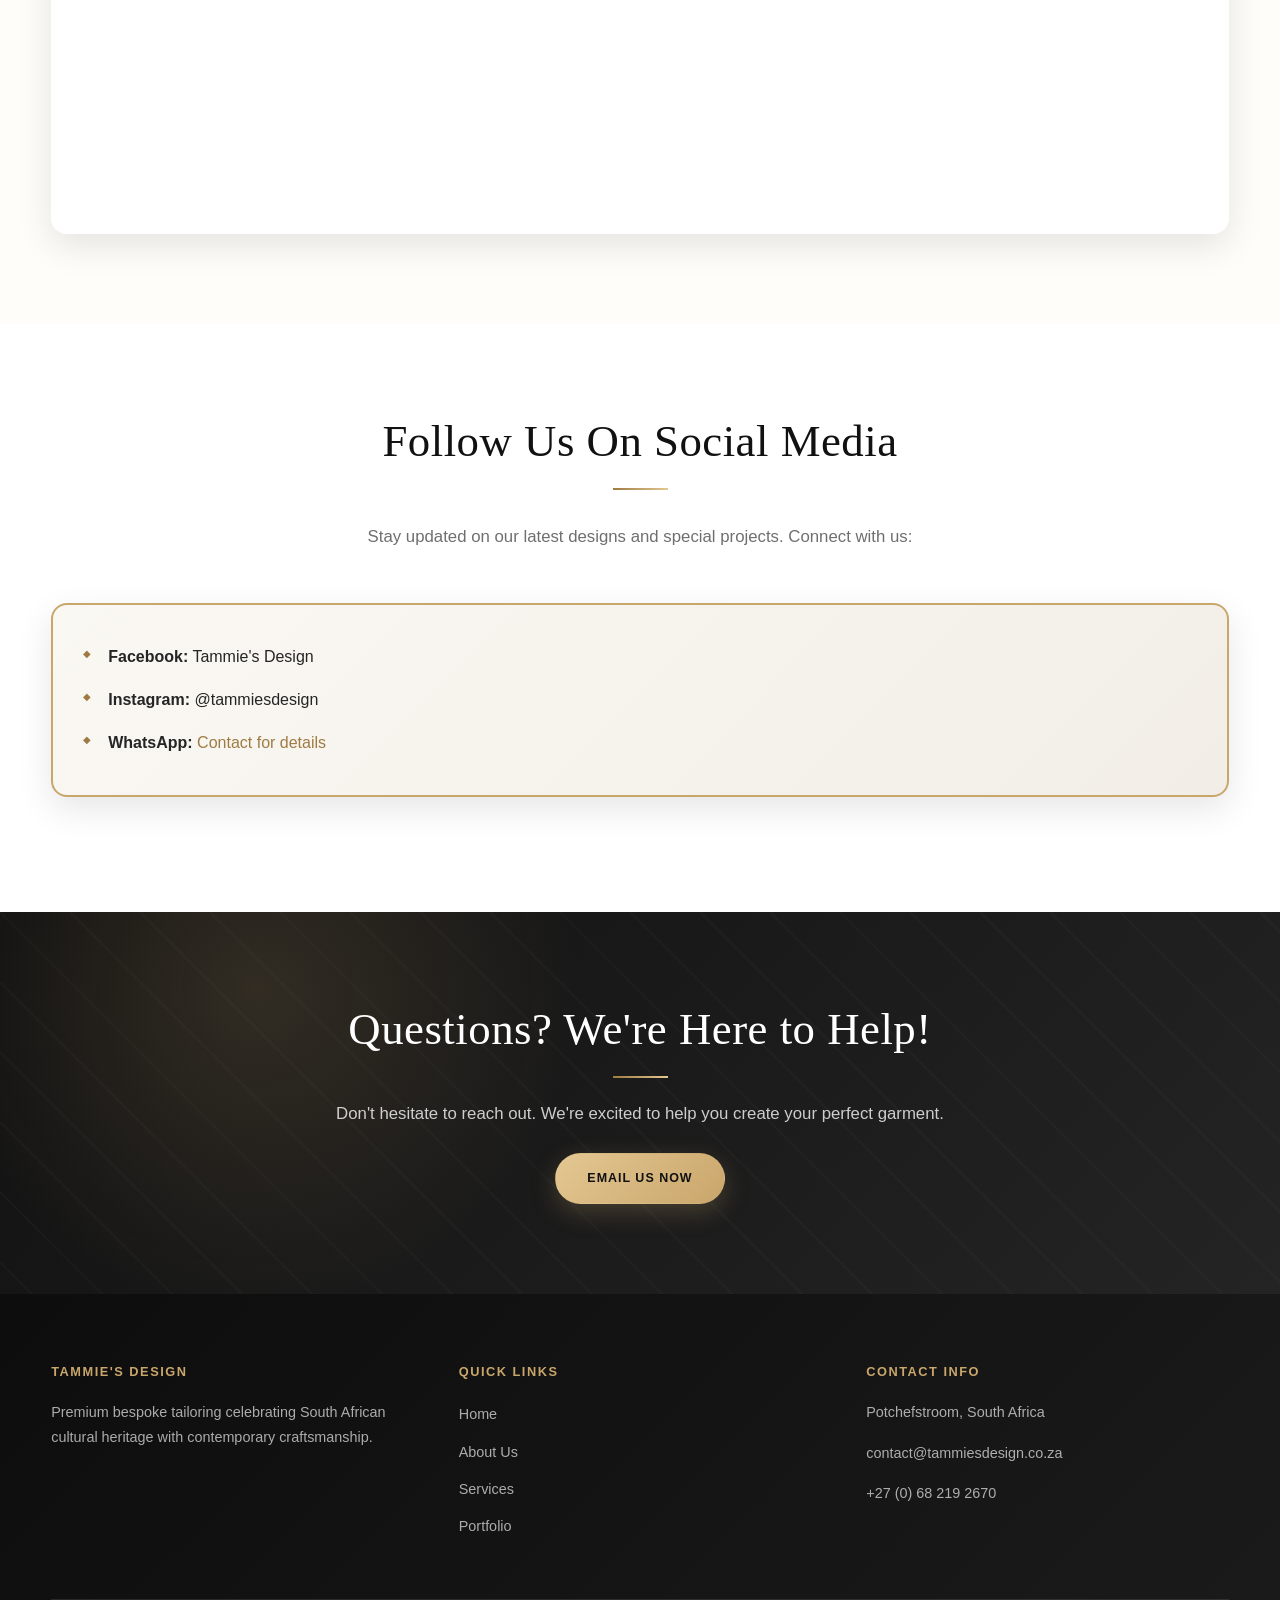
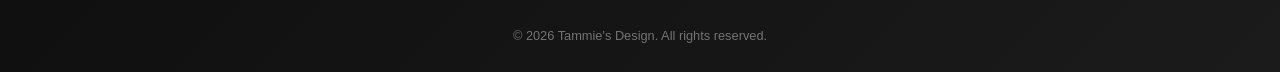
<file: contact.html>
<!DOCTYPE html>
<html lang="en">
<head>
    <meta charset="UTF-8">
    <meta name="viewport" content="width=device-width, initial-scale=1.0">
     <meta name="keywords" content="bespoke tailoring, custom garments, Potchefstroom, South African traditional wear, Shweshwe, wedding dress design">
     <meta name="author" content="Tammie's Design">
    <meta name="description" content="Contact Tammie's Design in Potchefstroom to book a consultation for custom tailoring. Find our phone number, email and business hours.">
     <title>Contact Us - Tammie's Design</title>
    <link rel="stylesheet" href="css_assets/myfirststyles.css">
</head>
<body>
    <header>
        <div class="container">
            <img src="_images/Tammieys Design.png.png" alt="Tammie's Design Logo">
            <div class="header-branding">
                <h1>Tammie's Design</h1>
                <p>Bespoke Tailoring & Custom Garments</p>
            </div>
            <nav>
                <ul>
                    <li><a href="index.html">Home</a></li>
                    <li><a href="about.html">About Us</a></li>
                    <li><a href="services.html">Services</a></li>
                    <li><a href="product.html">Portfolio</a></li>
                    <li><a href="contact.html" class="active">Contact</a></li>
                    <li><a href="enquiries.html">Enquiries</a></li>
                </ul>
            </nav>
        </div>
    </header>

    <main>
        <section class="welcome">
            <div class="container">
                <h2>Get In Touch With Us</h2>
                <div class="content-box box-primary">
                    <p>We would love to hear from you! Get in touch with Tammie's Design to discuss your custom tailoring needs, schedule a consultation, or ask any questions about our services.</p>
                </div>
            </div>
        </section>

        <section class="services">
            <div class="container">
                <h2>Contact Information</h2>
                
                <div class="contact-cards">
                    <div class="contact-card">
                        <div class="contact-icon"></div>
                        <h3>Location</h3>
                        <p>Potchefstroom<br>South Africa</p>
                    </div>
                    
                    <div class="contact-card">
                        <div class="contact-icon"></div>
                        <h3>Email</h3>
                        <p><a href="mailto:contact@tammiesdesign.co.za">contact@tammiesdesign.co.za</a></p>
                    </div>
                    
                    <div class="contact-card">
                        <div class="contact-icon"></div>
                        <h3>Phone</h3>
                        <p><a href="tel:+27682192670">+27 (0) 68 219 2670</a></p>
                    </div>
                </div>
            </div>
        </section>

        <section class="welcome">
            <div class="container">
                <h2>Business Hours</h2>
                
                <div class="content-box box-light">
                    <ul>
                        <li><strong>Monday - Friday:</strong> 09:00 AM - 18:00 PM</li>
                        <li><strong>Saturday:</strong> 10:00 AM - 16:00 PM</li>
                        <li><strong>Sunday:</strong> Closed</li>
                    </ul>
                    <p style="margin-top: 15px;"><em>For urgent inquiries outside business hours, please leave a message and we will respond as soon as possible.</em></p>
                </div>
            </div>
        </section>

        <section class="services">
            <div class="container">
                <h2>GET IN TOUCH</h2>
                <p class="intro-text">Fill out the form below to submit an enquiry about our services. We will respond within 24-48 business hours.</p>
                
                <div style="background: rgba(255,255,255,0.95); padding: 40px; border-radius: 16px; box-shadow: 0 12px 35px rgba(0, 0, 0, 0.10);">
                   <iframe src="https://docs.google.com/forms/d/e/1FAIpQLScVd4pogVt5Ih7A5SXUxtv3r9ngqyKp073_EH8oH-HmOINUAw/viewform?embedded=true" width="640" height="2968" frameborder="0" marginheight="0" marginwidth="0">Loading…</iframe>
                </div>
            </div>
        </section>


        <section class="welcome">
            <div class="container">
                <h2>Follow Us On Social Media</h2>
                <p class="intro-text">Stay updated on our latest designs and special projects. Connect with us:</p>
                
                <div class="content-box box-secondary">
                    <ul>
                        <li><strong>Facebook:</strong> Tammie's Design</li>
                        <li><strong>Instagram:</strong> @tammiesdesign</li>
                        <li><strong>WhatsApp:</strong> <a href="tel:+27682192670">Contact for details</a></li>
                    </ul>
                </div>
            </div>
        </section>

        <section class="callout">
            <div class="container">
                <h2>Questions? We're Here to Help!</h2>
                <p>Don't hesitate to reach out. We're excited to help you create your perfect garment.</p>
                <a href="mailto:contact@tammiesdesign.co.za" class="btn btn-primary">Email Us Now</a>
            </div>
        </section>
    </main>

    <footer>
        <div class="container">
            <div class="footer-content">
                <div class="footer-section">
                    <h4>Tammie's Design</h4>
                    <p>Premium bespoke tailoring celebrating South African cultural heritage with contemporary craftsmanship.</p>
                </div>
                <div class="footer-section">
                    <h4>Quick Links</h4>
                    <ul>
                        <li><a href="index.html">Home</a></li>
                        <li><a href="about.html">About Us</a></li>
                        <li><a href="services.html">Services</a></li>
                        <li><a href="product.html">Portfolio</a></li>
                    </ul>
                </div>
                <div class="footer-section">
                    <h4>Contact Info</h4>
                    <p> Potchefstroom, South Africa</p>
                    <p> <a href="mailto:contact@tammiesdesign.co.za">contact@tammiesdesign.co.za</a></p>
                    <p> <a href="tel:+27682192670">+27 (0) 68 219 2670</a></p>
                </div>
            </div>
            <div class="footer-bottom">
                <p>&copy; <span id="year"></span> Tammie's Design. All rights reserved.</p>
            </div>
        </div>
    </footer>

    <script src="js_assets/myfirststyle.js"></script>
    <script src="js_assets/scroll-reveal.js"></script>
</body>
</html>
</file>
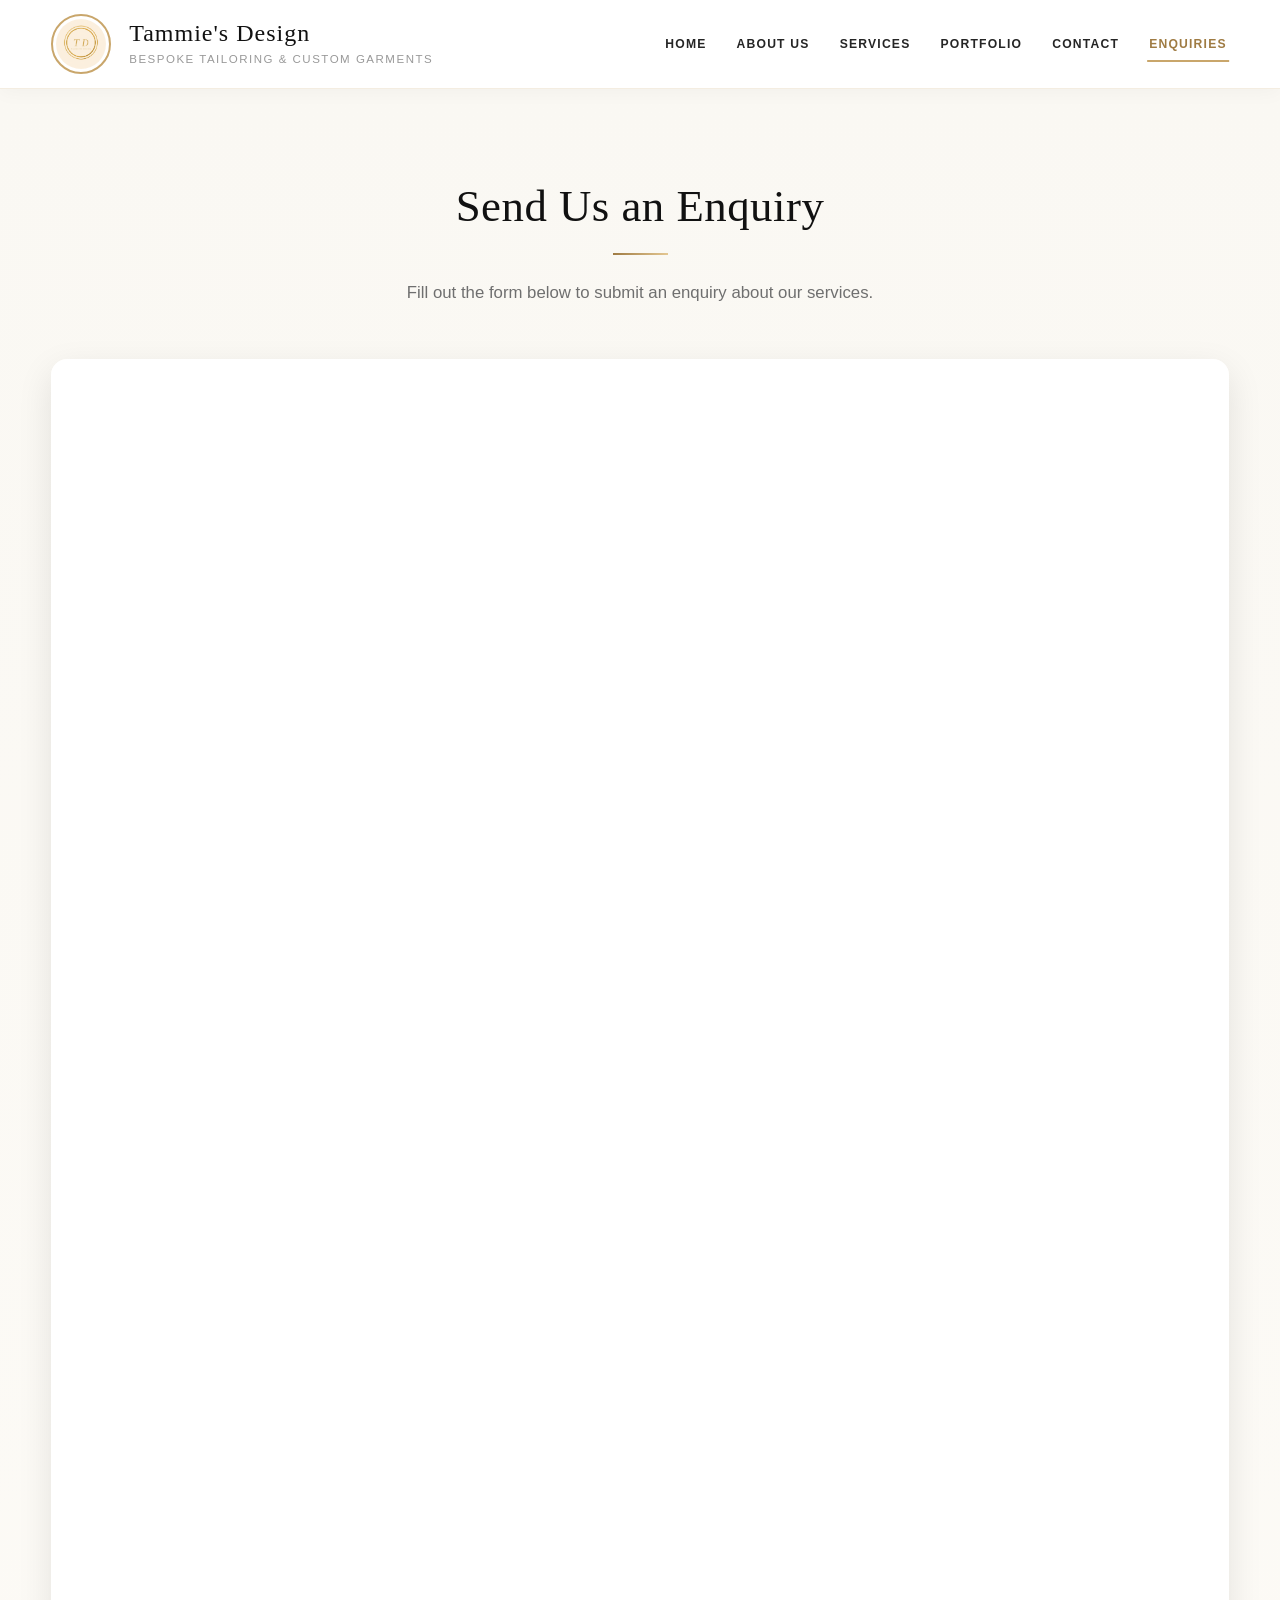
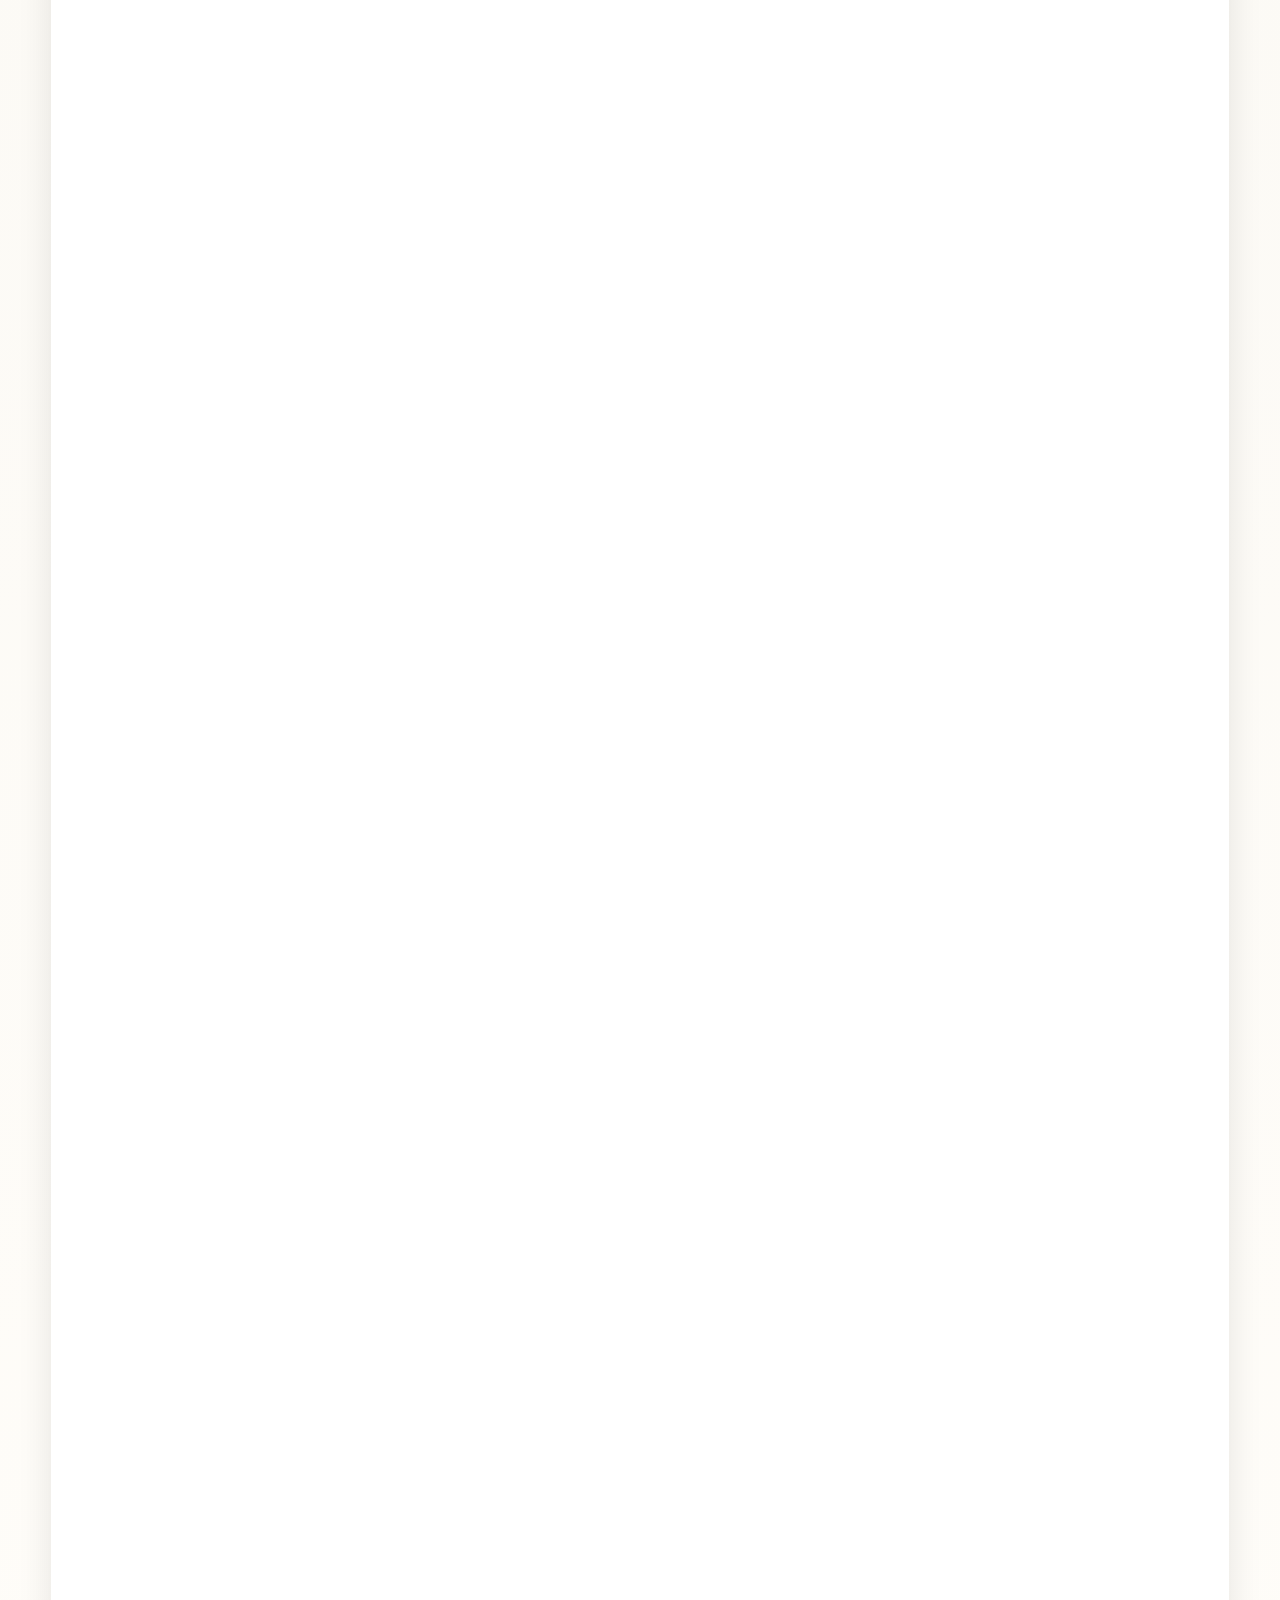
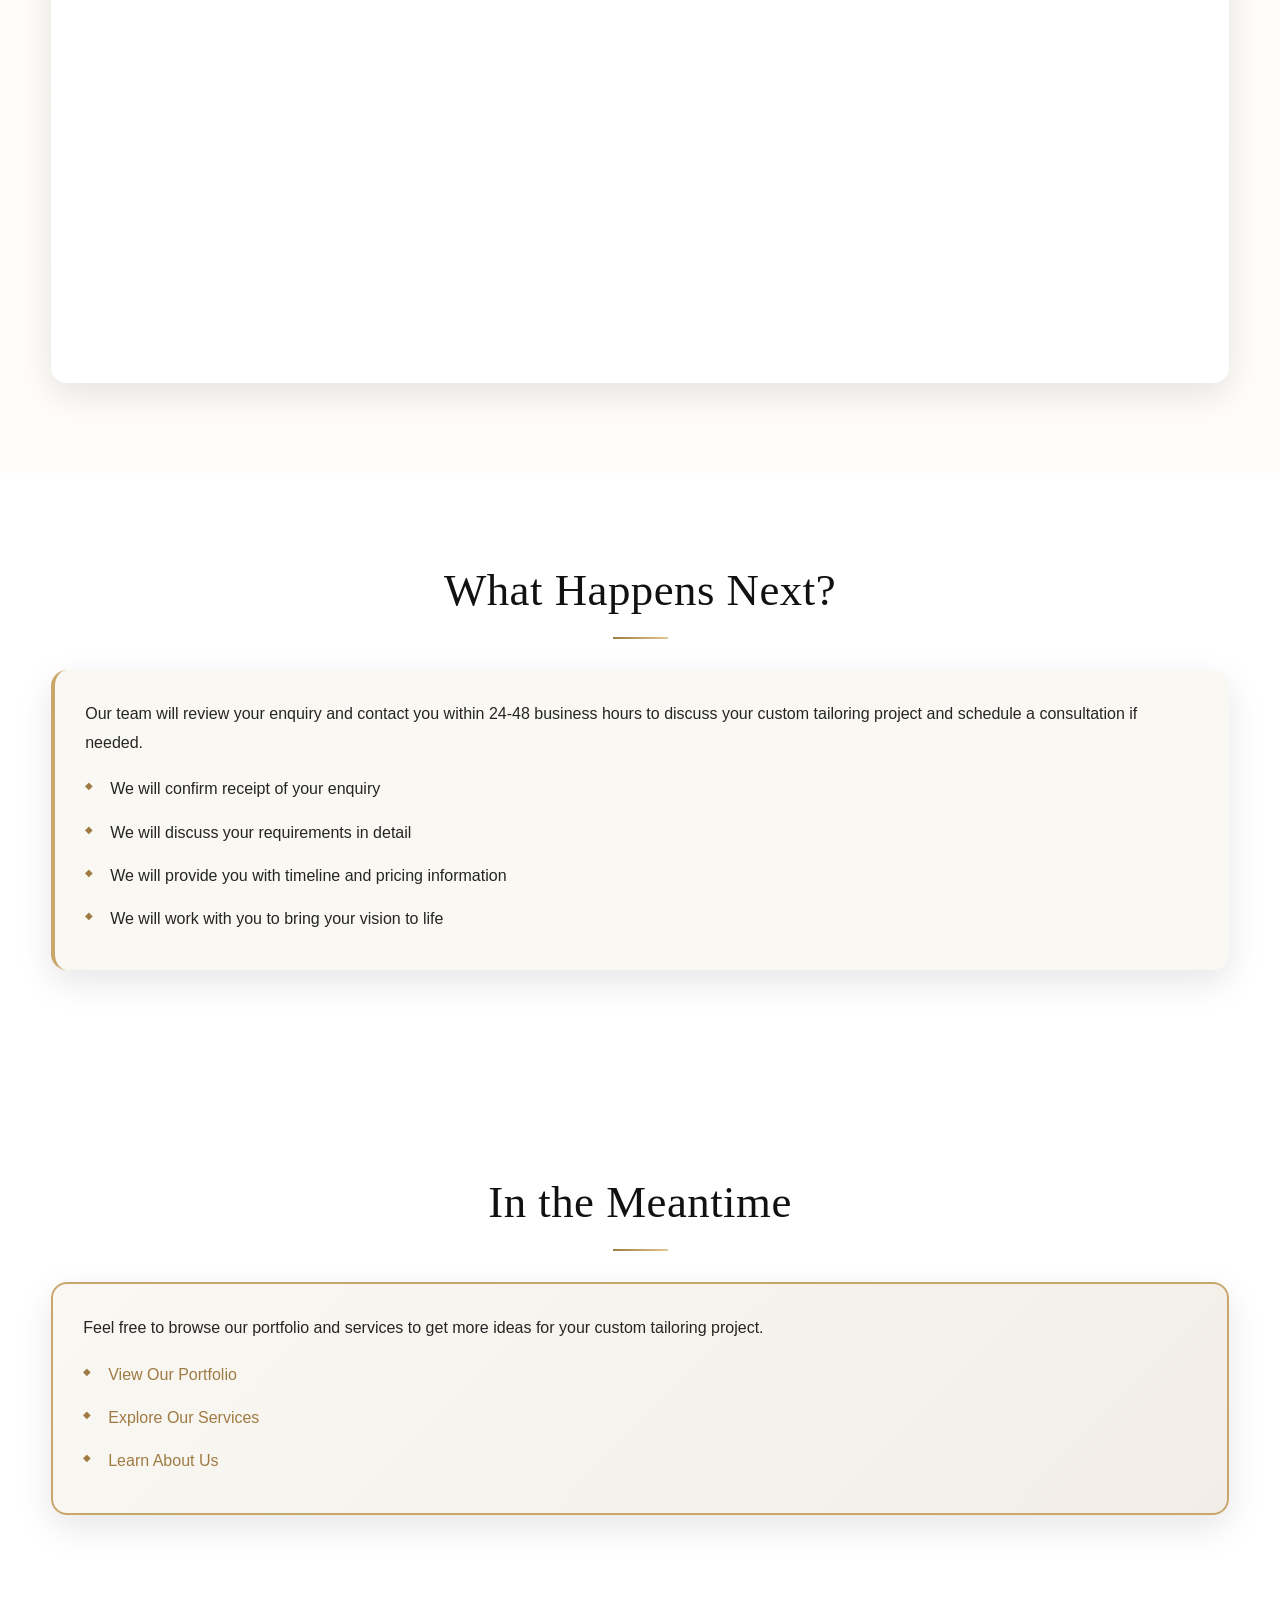
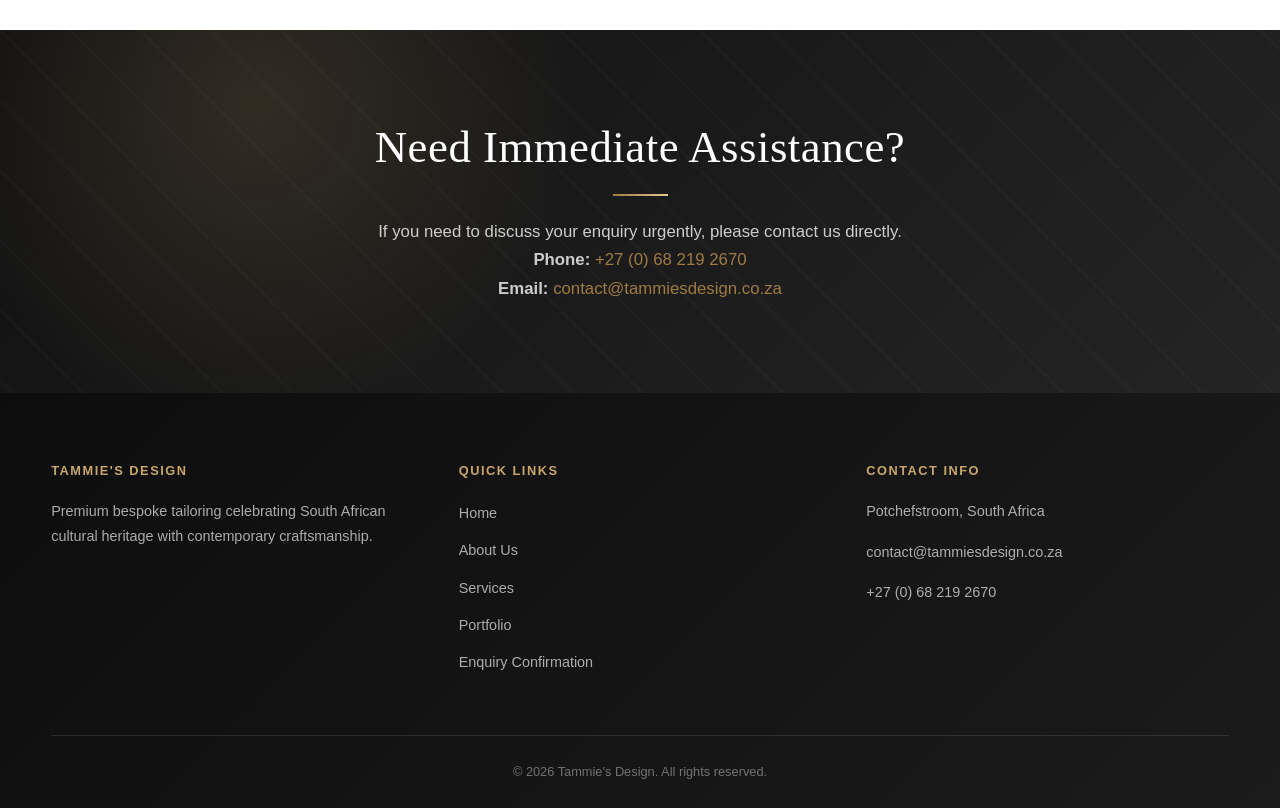
<file: enquiries.html>
<!DOCTYPE html>
<html lang="en">
<head>
    <meta charset="UTF-8">
    <meta name="viewport" content="width=device-width, initial-scale=1.0">
     <meta name="keywords" content="bespoke tailoring, custom garments, Potchefstroom, South African traditional wear, Shweshwe, wedding dress design">
    <meta name="author" content="Tammie's Design">
    <meta name="description" content="Send an enquiry to Tammie's Design about bespoke tailoring, traditional wear or wedding garments. We reply within 24-48 business hours.">
    <title>Enquiry Submitted - Tammie's Design</title>
    <link rel="stylesheet" href="css_assets/myfirststyles.css">
</head>
<body>

    <header>
        <div class="container">
            <img src="_images/Tammieys Design.png.png" alt="Tammie's Design Logo">
            <div class="header-branding">
                <h1>Tammie's Design</h1>
                <p>Bespoke Tailoring & Custom Garments</p>
            </div>
            <nav>
                <ul>
                    <li><a href="index.html">Home</a></li>
                    <li><a href="about.html">About Us</a></li>
                    <li><a href="services.html">Services</a></li>
                    <li><a href="product.html">Portfolio</a></li>
                    <li><a href="contact.html">Contact</a></li>
                    <li><a href="enquiries.html" class="active">Enquiries</a></li>
                </ul>
            </nav>
        </div>
    </header>

    <main>

        <section class="services">
            <div class="container">
                <h2>Send Us an Enquiry</h2>
                <p class="intro-text">Fill out the form below to submit an enquiry about our services.</p>
                <div style="background: rgba(255,255,255,0.95); padding: 40px; border-radius: 16px; box-shadow: 0 12px 35px rgba(0, 0, 0, 0.10);">
                    <iframe src="https://docs.google.com/forms/d/e/1FAIpQLScTYkhNKyaJKR3k3T79w4uPo-re_3RPmjMAm69gpp4OB3_onA/viewform?embedded=true" width="100%" height="3144" frameborder="0" marginheight="0" marginwidth="0" style="border: none; max-width: 640px; display: block; margin: 0 auto;">Loading…</iframe>
                </div>
            </div>
        </section>

        <section class="welcome">
            <div class="container">
                <h2>What Happens Next?</h2>
                <div class="content-box box-light">
                    <p>Our team will review your enquiry and contact you within 24-48 business hours to discuss your custom tailoring project and schedule a consultation if needed.</p>
                    <ul>
                        <li>We will confirm receipt of your enquiry</li>
                        <li>We will discuss your requirements in detail</li>
                        <li>We will provide you with timeline and pricing information</li>
                        <li>We will work with you to bring your vision to life</li>
                    </ul>
                </div>
            </div>
        </section>

        <section class="welcome">
            <div class="container">
                <h2>In the Meantime</h2>
                <div class="content-box box-secondary">
                    <p>Feel free to browse our portfolio and services to get more ideas for your custom tailoring project.</p>
                    <ul>
                        <li><a href="product.html">View Our Portfolio</a></li>
                        <li><a href="services.html">Explore Our Services</a></li>
                        <li><a href="about.html">Learn About Us</a></li>
                    </ul>
                </div>
            </div>
        </section>

        <section class="callout">
            <div class="container">
                <h2>Need Immediate Assistance?</h2>
                <p>If you need to discuss your enquiry urgently, please contact us directly.</p>
                <p><strong>Phone:</strong> <a href="tel:+27682192670">+27 (0) 68 219 2670</a><br>
                <strong>Email:</strong> <a href="mailto:contact@tammiesdesign.co.za">contact@tammiesdesign.co.za</a></p>
            </div>
        </section>
    </main>

    <footer>
        <div class="container">
            <div class="footer-content">
                <div class="footer-section">
                    <h4>Tammie's Design</h4>
                    <p>Premium bespoke tailoring celebrating South African cultural heritage with contemporary craftsmanship.</p>
                </div>
                <div class="footer-section">
                    <h4>Quick Links</h4>
                    <ul>
                        <li><a href="index.html">Home</a></li>
                        <li><a href="about.html">About Us</a></li>
                        <li><a href="services.html">Services</a></li>
                        <li><a href="product.html">Portfolio</a></li>
                        <li><a href="enquiries.html">Enquiry Confirmation</a></li>
                    </ul>
                </div>
                <div class="footer-section">
                    <h4>Contact Info</h4>
                    <p>Potchefstroom, South Africa</p>
                    <p><a href="mailto:contact@tammiesdesign.co.za">contact@tammiesdesign.co.za</a></p>
                    <p><a href="tel:+27682192670">+27 (0) 68 219 2670</a></p>
                </div>
            </div>
            <div class="footer-bottom">
                <p>&copy; <span id="year"></span> Tammie's Design. All rights reserved.</p>
            </div>
        </div>
    </footer>

    <script src="js_assets/myfirststyle.js"></script>
    <script src="js_assets/scroll-reveal.js"></script>
</body>
</html>
</file>
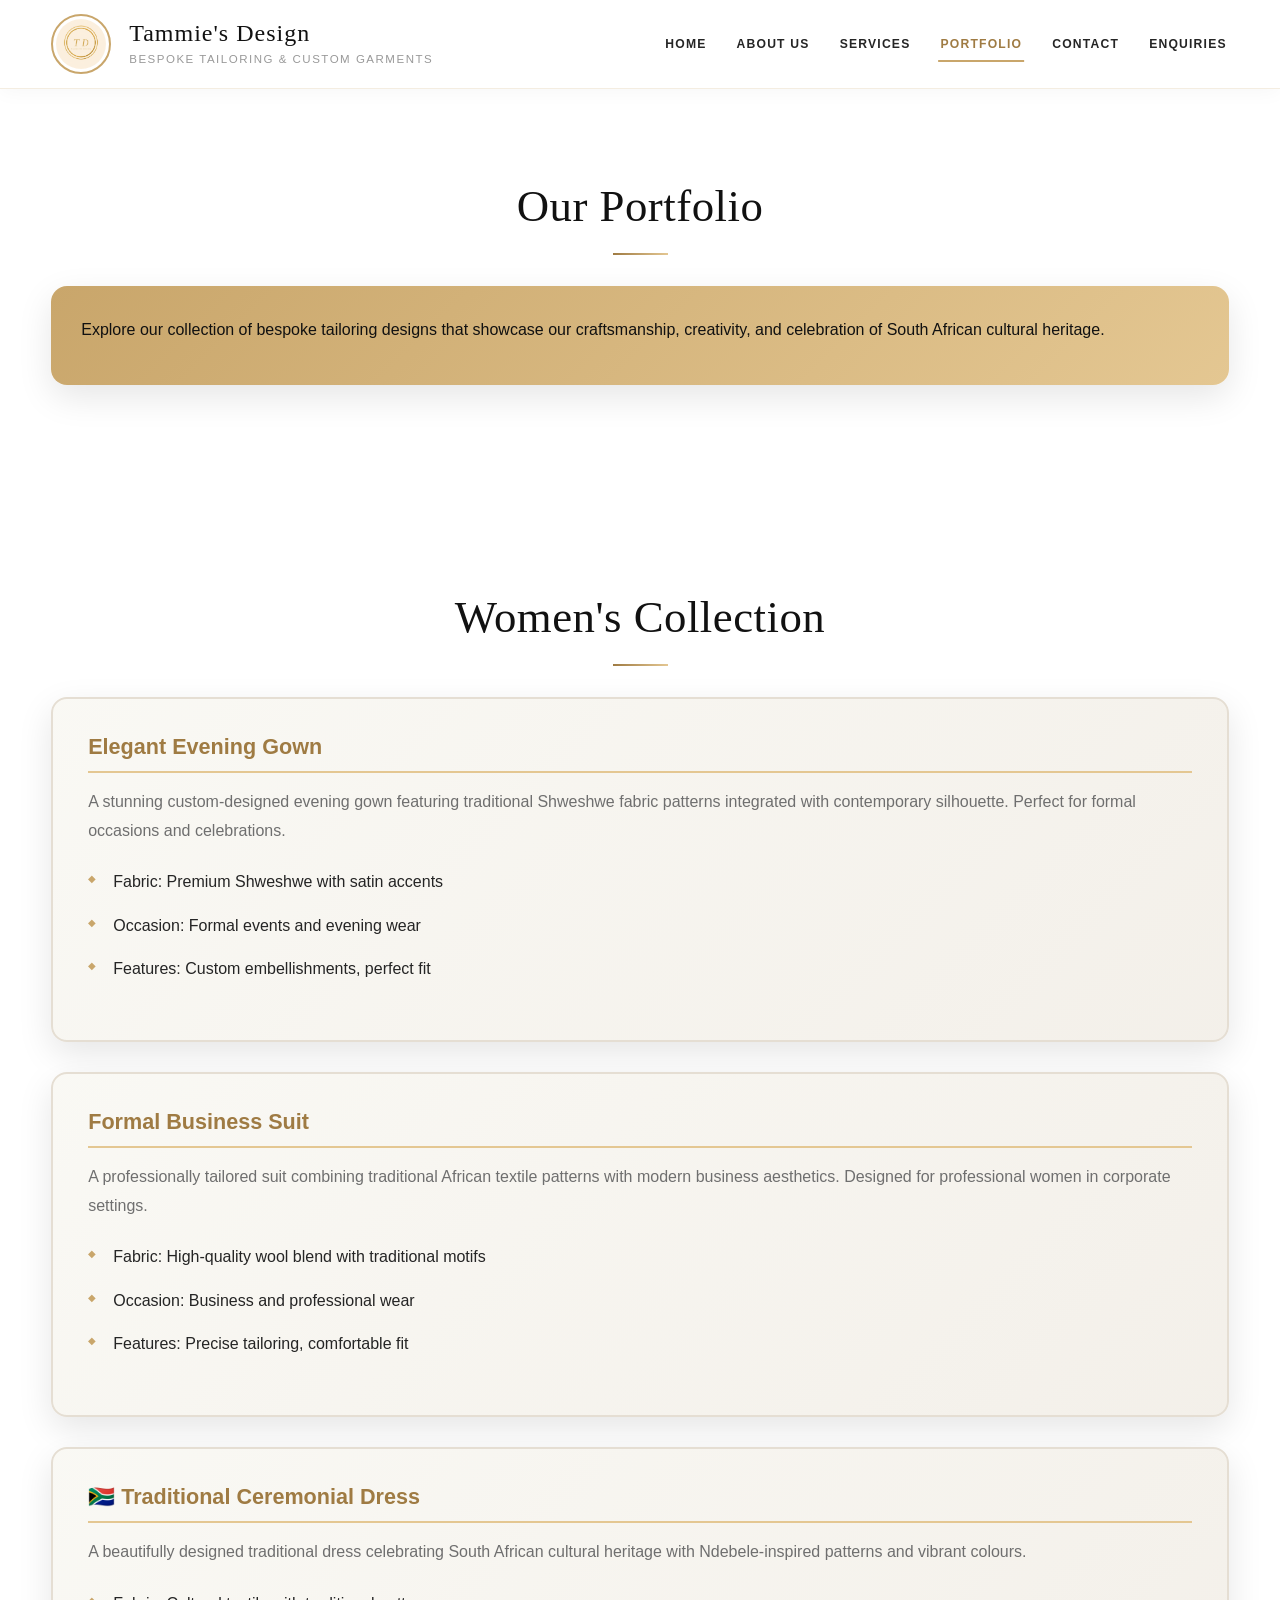
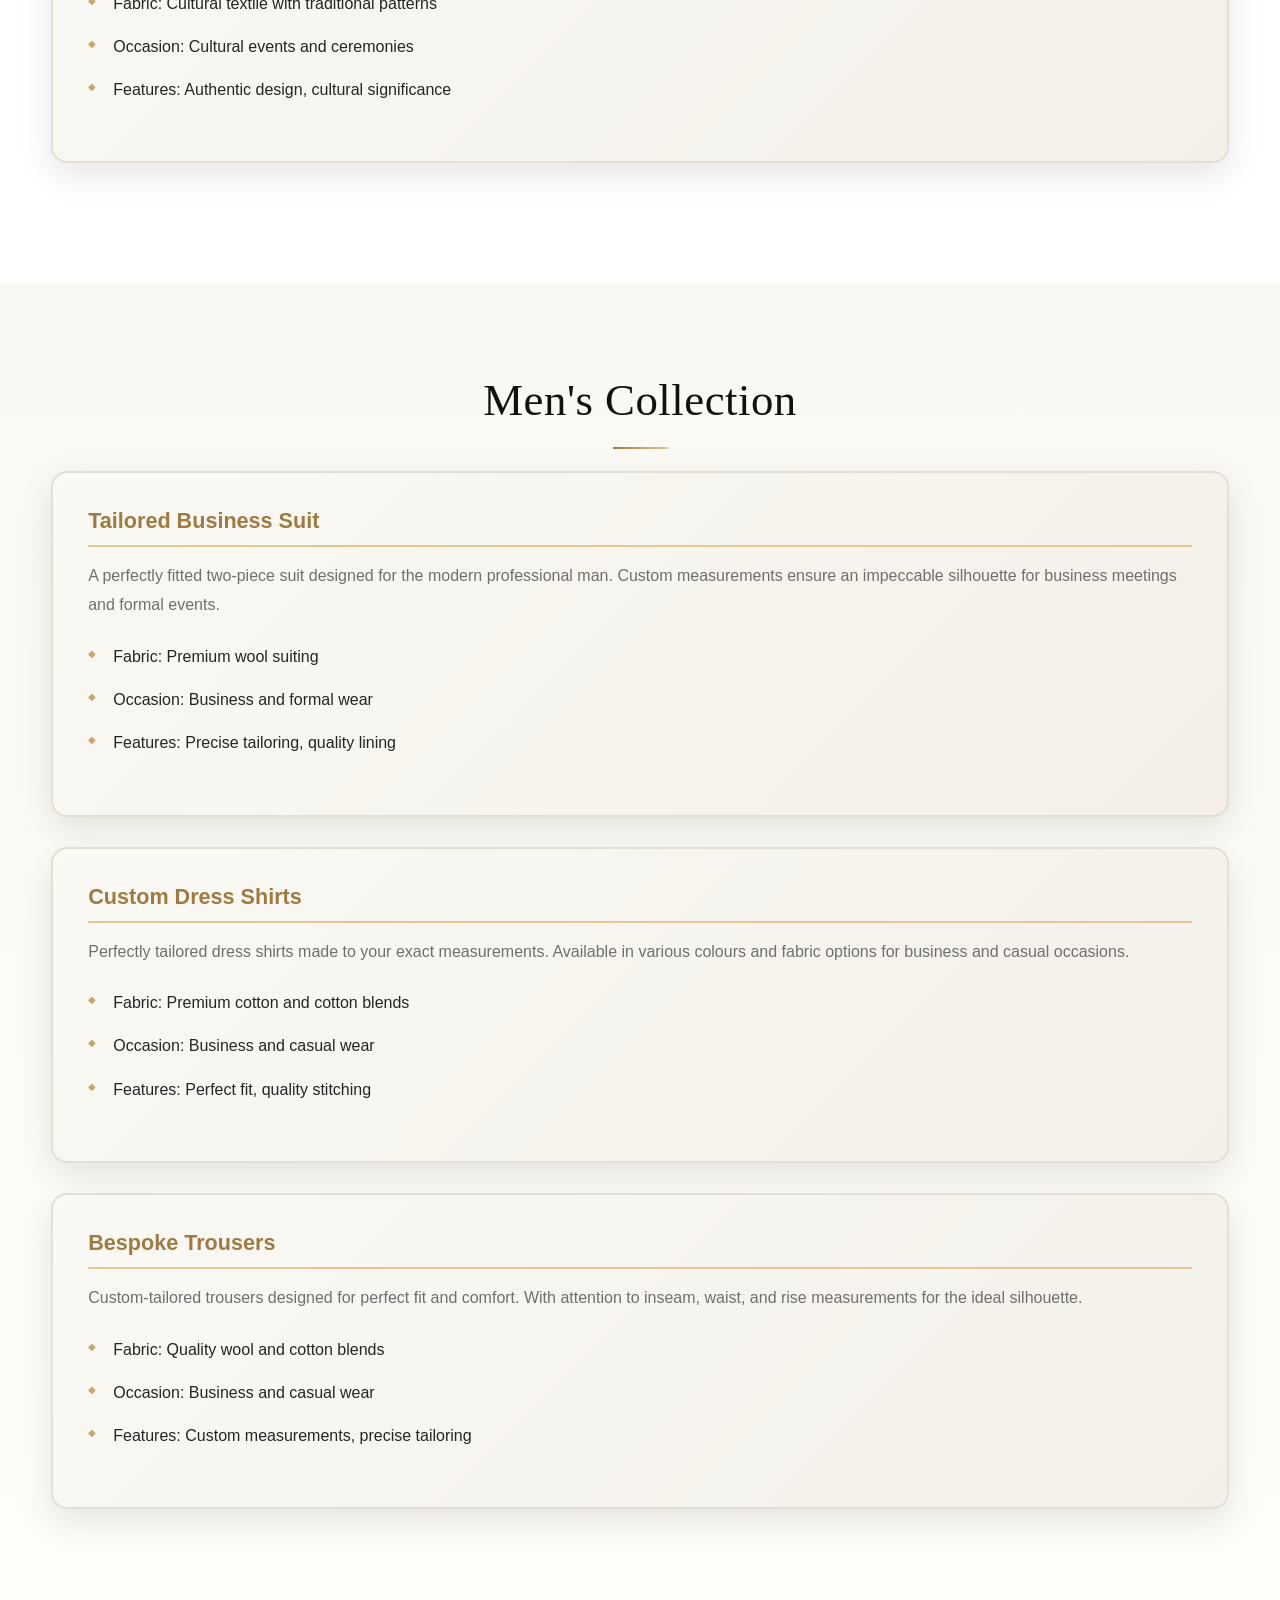
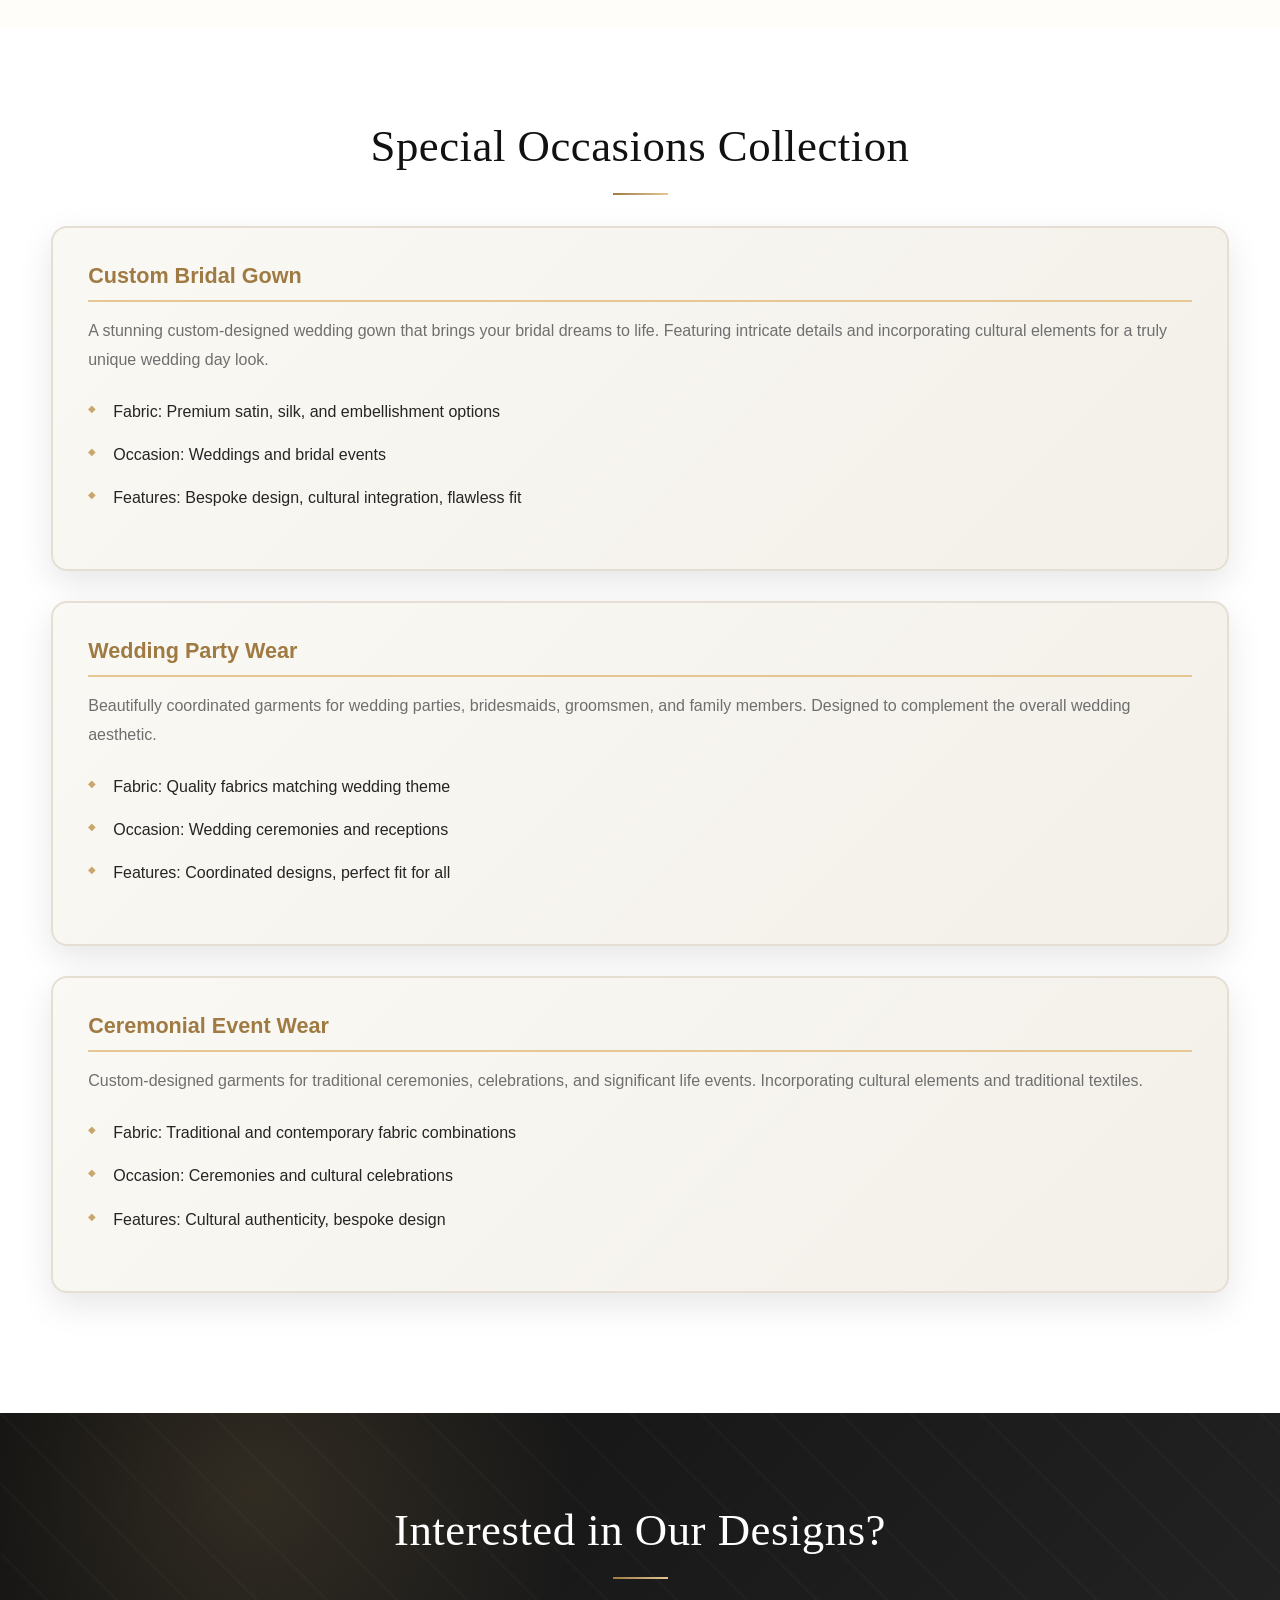
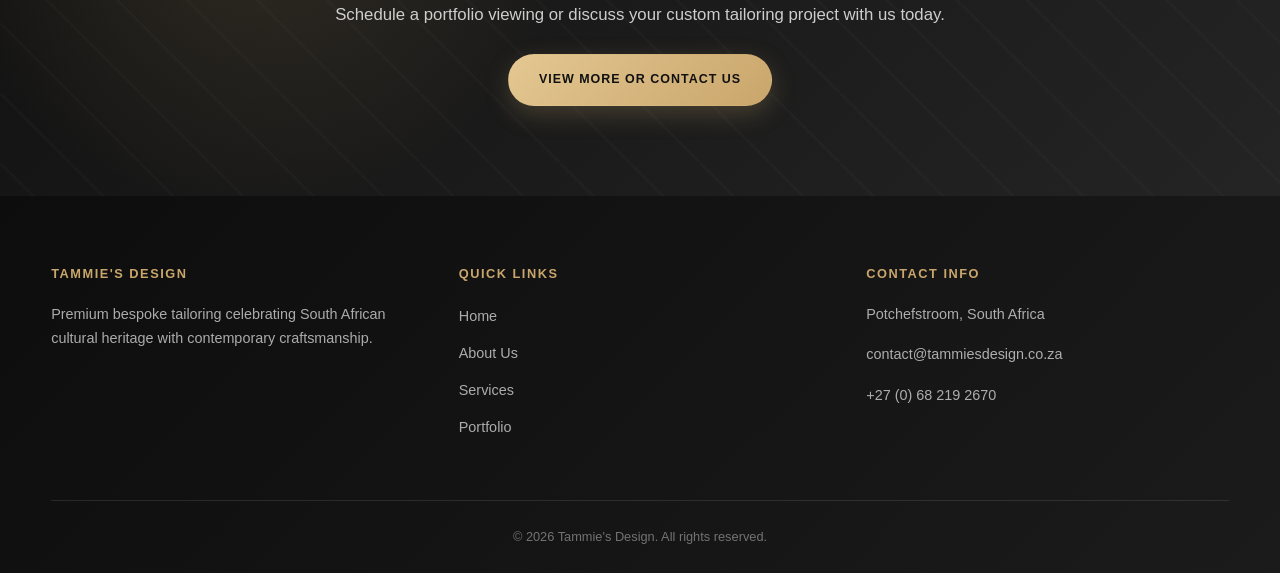
<file: product.html>
<!DOCTYPE html>
<html lang="en">
<head>
    <meta charset="UTF-8">
    <meta name="viewport" content="width=device-width, initial-scale=1.0">
     <meta name="keywords" content="bespoke tailoring, custom garments, Potchefstroom, South African traditional wear, Shweshwe, wedding dress design">
     <meta name="author" content="Tammie's Design">
     <meta name="description" content="Explore the portfolio of Tammie's Design, a bespoke tailoring business in Potchefstroom, South Africa.">
    <meta name="description" content="Browse the Tammie's Design portfolio of custom women's wear, men's suits, bridal gowns and traditional South African garments.">
     <title>Portfolio - Tammie's Design</title>
    <link rel="stylesheet" href="css_assets/myfirststyles.css">
</head>
<body>
    <header>
        <div class="container">
            <img src="_images/Tammieys Design.png.png" alt="Tammie's Design Logo">
            <div class="header-branding">
                <h1>Tammie's Design</h1>
                <p>Bespoke Tailoring & Custom Garments</p>
            </div>
            <nav>
                <ul>
                    <li><a href="index.html">Home</a></li>
                    <li><a href="about.html">About Us</a></li>
                    <li><a href="services.html">Services</a></li>
                    <li><a href="product.html" class="active">Portfolio</a></li>
                    <li><a href="contact.html">Contact</a></li>
                    <li><a href="enquiries.html">Enquiries</a></li>
                </ul>
            </nav>
        </div>
    </header>

    <main>
        <section class="welcome">
            <div class="container">
                <h2>Our Portfolio</h2>
                <div class="content-box box-primary">
                    <p>Explore our collection of bespoke tailoring designs that showcase our craftsmanship, creativity, and celebration of South African cultural heritage.</p>
                </div>
            </div>
        </section>

        <section class="welcome">
            <div class="container">
                <h2>Women's Collection</h2>
                
                <article>
                    <h3> Elegant Evening Gown</h3>
                    <p>A stunning custom-designed evening gown featuring traditional Shweshwe fabric patterns integrated with contemporary silhouette. Perfect for formal occasions and celebrations.</p>
                    <ul>
                        <li>Fabric: Premium Shweshwe with satin accents</li>
                        <li>Occasion: Formal events and evening wear</li>
                        <li>Features: Custom embellishments, perfect fit</li>
                    </ul>
                </article>

                <article>
                    <h3> Formal Business Suit</h3>
                    <p>A professionally tailored suit combining traditional African textile patterns with modern business aesthetics. Designed for professional women in corporate settings.</p>
                    <ul>
                        <li>Fabric: High-quality wool blend with traditional motifs</li>
                        <li>Occasion: Business and professional wear</li>
                        <li>Features: Precise tailoring, comfortable fit</li>
                    </ul>
                </article>

                <article>
                    <h3>🇿🇦 Traditional Ceremonial Dress</h3>
                    <p>A beautifully designed traditional dress celebrating South African cultural heritage with Ndebele-inspired patterns and vibrant colours.</p>
                    <ul>
                        <li>Fabric: Cultural textile with traditional patterns</li>
                        <li>Occasion: Cultural events and ceremonies</li>
                        <li>Features: Authentic design, cultural significance</li>
                    </ul>
                </article>
            </div>
        </section>

        <section class="services">
            <div class="container">
                <h2>Men's Collection</h2>
                
                <article>
                    <h3> Tailored Business Suit</h3>
                    <p>A perfectly fitted two-piece suit designed for the modern professional man. Custom measurements ensure an impeccable silhouette for business meetings and formal events.</p>
                    <ul>
                        <li>Fabric: Premium wool suiting</li>
                        <li>Occasion: Business and formal wear</li>
                        <li>Features: Precise tailoring, quality lining</li>
                    </ul>
                </article>

                <article>
                    <h3> Custom Dress Shirts</h3>
                    <p>Perfectly tailored dress shirts made to your exact measurements. Available in various colours and fabric options for business and casual occasions.</p>
                    <ul>
                        <li>Fabric: Premium cotton and cotton blends</li>
                        <li>Occasion: Business and casual wear</li>
                        <li>Features: Perfect fit, quality stitching</li>
                    </ul>
                </article>

                <article>
                    <h3>Bespoke Trousers</h3>
                    <p>Custom-tailored trousers designed for perfect fit and comfort. With attention to inseam, waist, and rise measurements for the ideal silhouette.</p>
                    <ul>
                        <li>Fabric: Quality wool and cotton blends</li>
                        <li>Occasion: Business and casual wear</li>
                        <li>Features: Custom measurements, precise tailoring</li>
                    </ul>
                </article>
            </div>
        </section>

        <section class="welcome">
            <div class="container">
                <h2>Special Occasions Collection</h2>
                
                <article>
                    <h3> Custom Bridal Gown</h3>
                    <p>A stunning custom-designed wedding gown that brings your bridal dreams to life. Featuring intricate details and incorporating cultural elements for a truly unique wedding day look.</p>
                    <ul>
                        <li>Fabric: Premium satin, silk, and embellishment options</li>
                        <li>Occasion: Weddings and bridal events</li>
                        <li>Features: Bespoke design, cultural integration, flawless fit</li>
                    </ul>
                </article>

                <article>
                    <h3> Wedding Party Wear</h3>
                    <p>Beautifully coordinated garments for wedding parties, bridesmaids, groomsmen, and family members. Designed to complement the overall wedding aesthetic.</p>
                    <ul>
                        <li>Fabric: Quality fabrics matching wedding theme</li>
                        <li>Occasion: Wedding ceremonies and receptions</li>
                        <li>Features: Coordinated designs, perfect fit for all</li>
                    </ul>
                </article>

                <article>
                    <h3> Ceremonial Event Wear</h3>
                    <p>Custom-designed garments for traditional ceremonies, celebrations, and significant life events. Incorporating cultural elements and traditional textiles.</p>
                    <ul>
                        <li>Fabric: Traditional and contemporary fabric combinations</li>
                        <li>Occasion: Ceremonies and cultural celebrations</li>
                        <li>Features: Cultural authenticity, bespoke design</li>
                    </ul>
                </article>
            </div>
        </section>

        <section class="callout">
            <div class="container">
                <h2>Interested in Our Designs?</h2>
                <p>Schedule a portfolio viewing or discuss your custom tailoring project with us today.</p>
                <a href="contact.html" class="btn btn-primary">View More or Contact Us</a>
            </div>
        </section>

    </main>

    <footer>
        <div class="container">
            <div class="footer-content">
                <div class="footer-section">
                    <h4>Tammie's Design</h4>
                    <p>Premium bespoke tailoring celebrating South African cultural heritage with contemporary craftsmanship.</p>
                </div>
                <div class="footer-section">
                    <h4>Quick Links</h4>
                    <ul>
                        <li><a href="index.html">Home</a></li>
                        <li><a href="about.html">About Us</a></li>
                        <li><a href="services.html">Services</a></li>
                        <li><a href="product.html">Portfolio</a></li>
                    </ul>
                </div>
                <div class="footer-section">
                    <h4>Contact Info</h4>
                    <p> Potchefstroom, South Africa</p>
                    <p> <a href="mailto:contact@tammiesdesign.co.za">contact@tammiesdesign.co.za</a></p>
                    <p> <a href="tel:+27682192670">+27 (0) 68 219 2670</a></p>
                </div>
            </div>
            <div class="footer-bottom">
                <p>&copy; <span id="year"></span> Tammie's Design. All rights reserved.</p>
            </div>
        </div>
    </footer>

    <script src="js_assets/myfirststyle.js"></script>
    <script src="js_assets/scroll-reveal.js"></script>
</body>
</html>
</file>
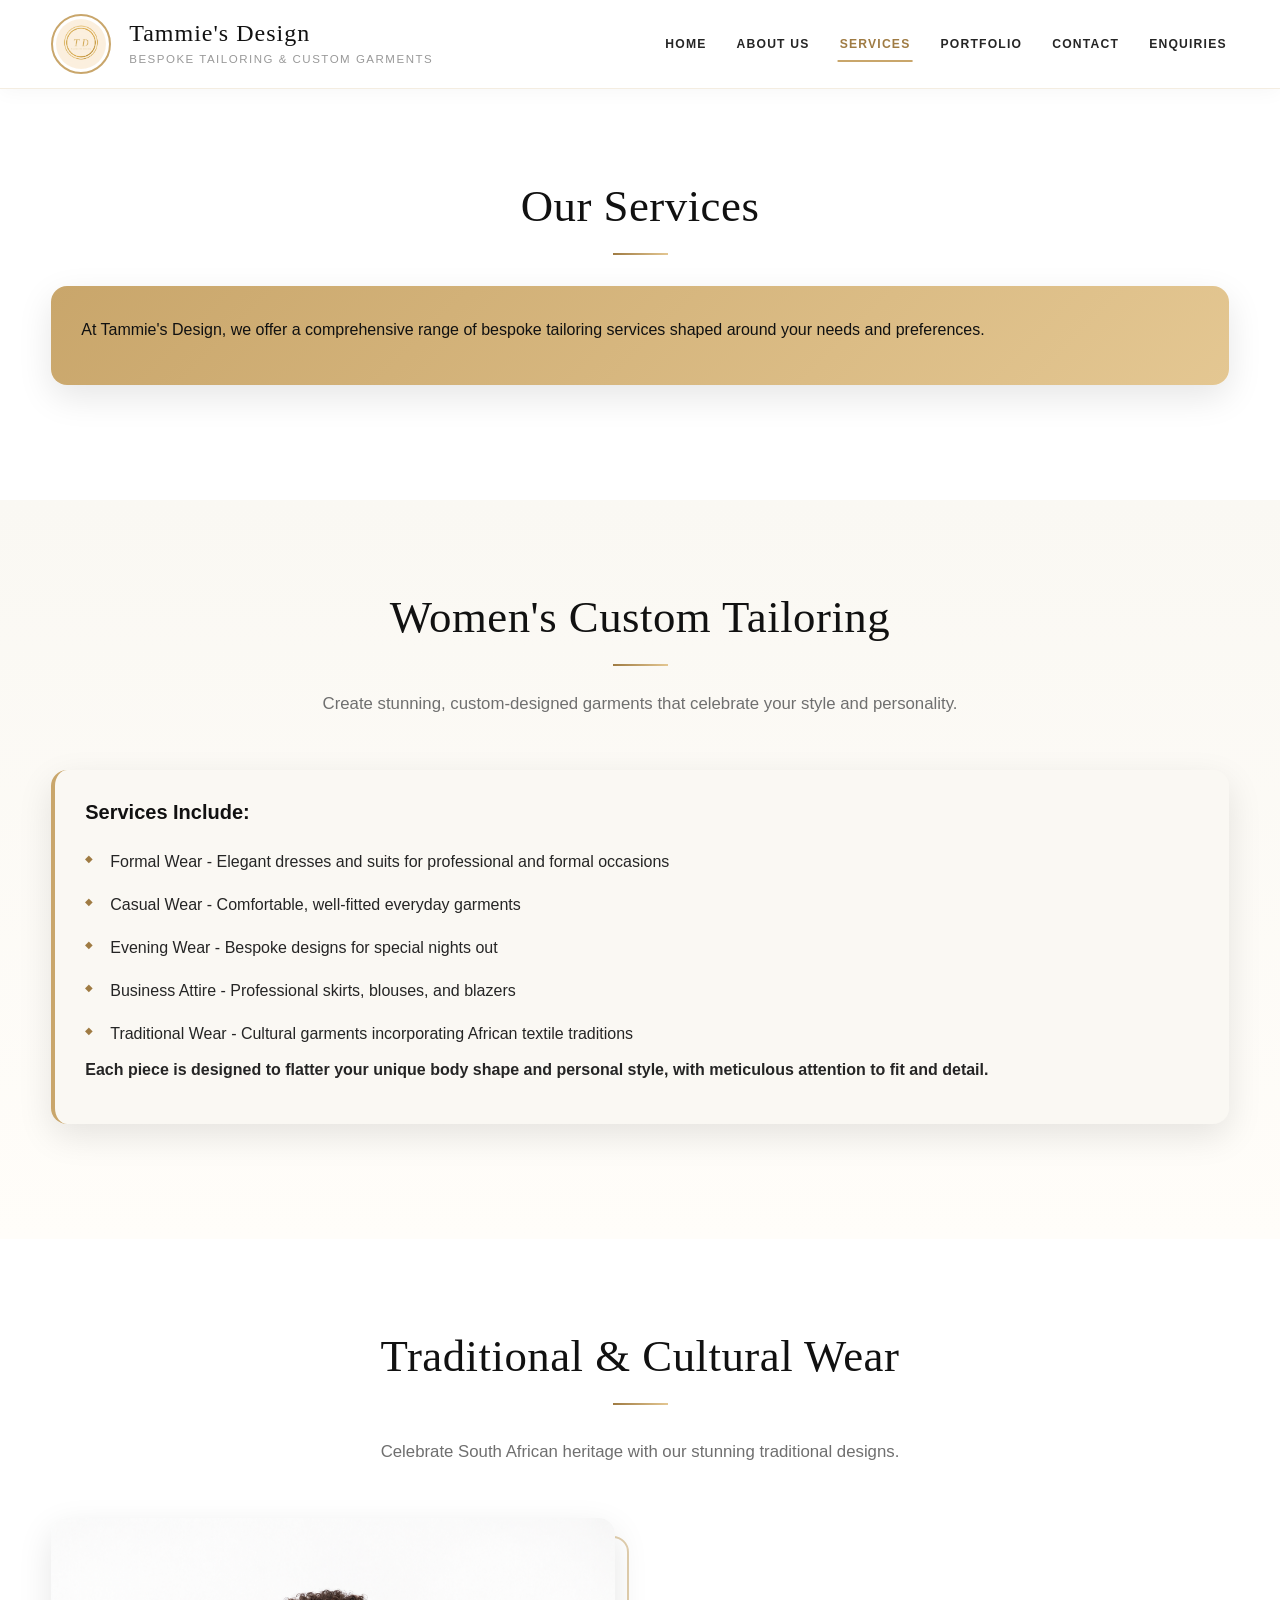
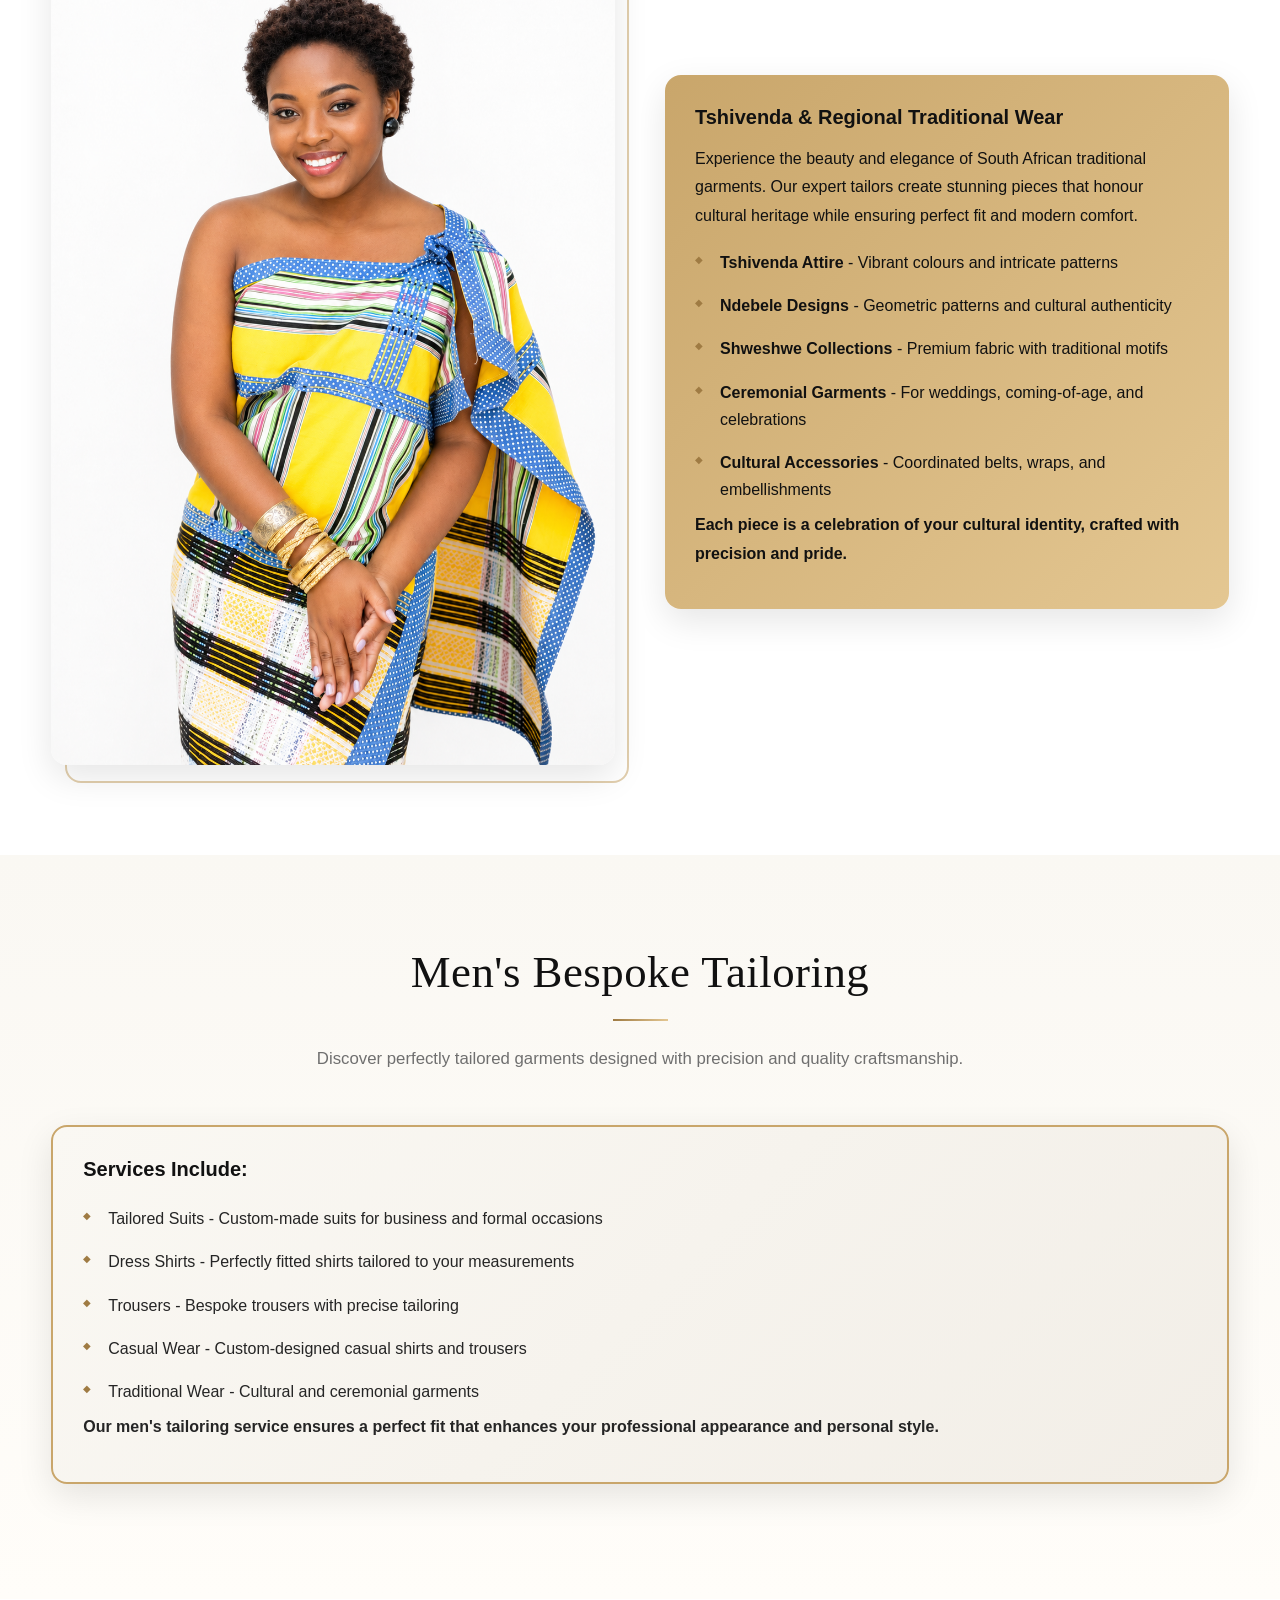
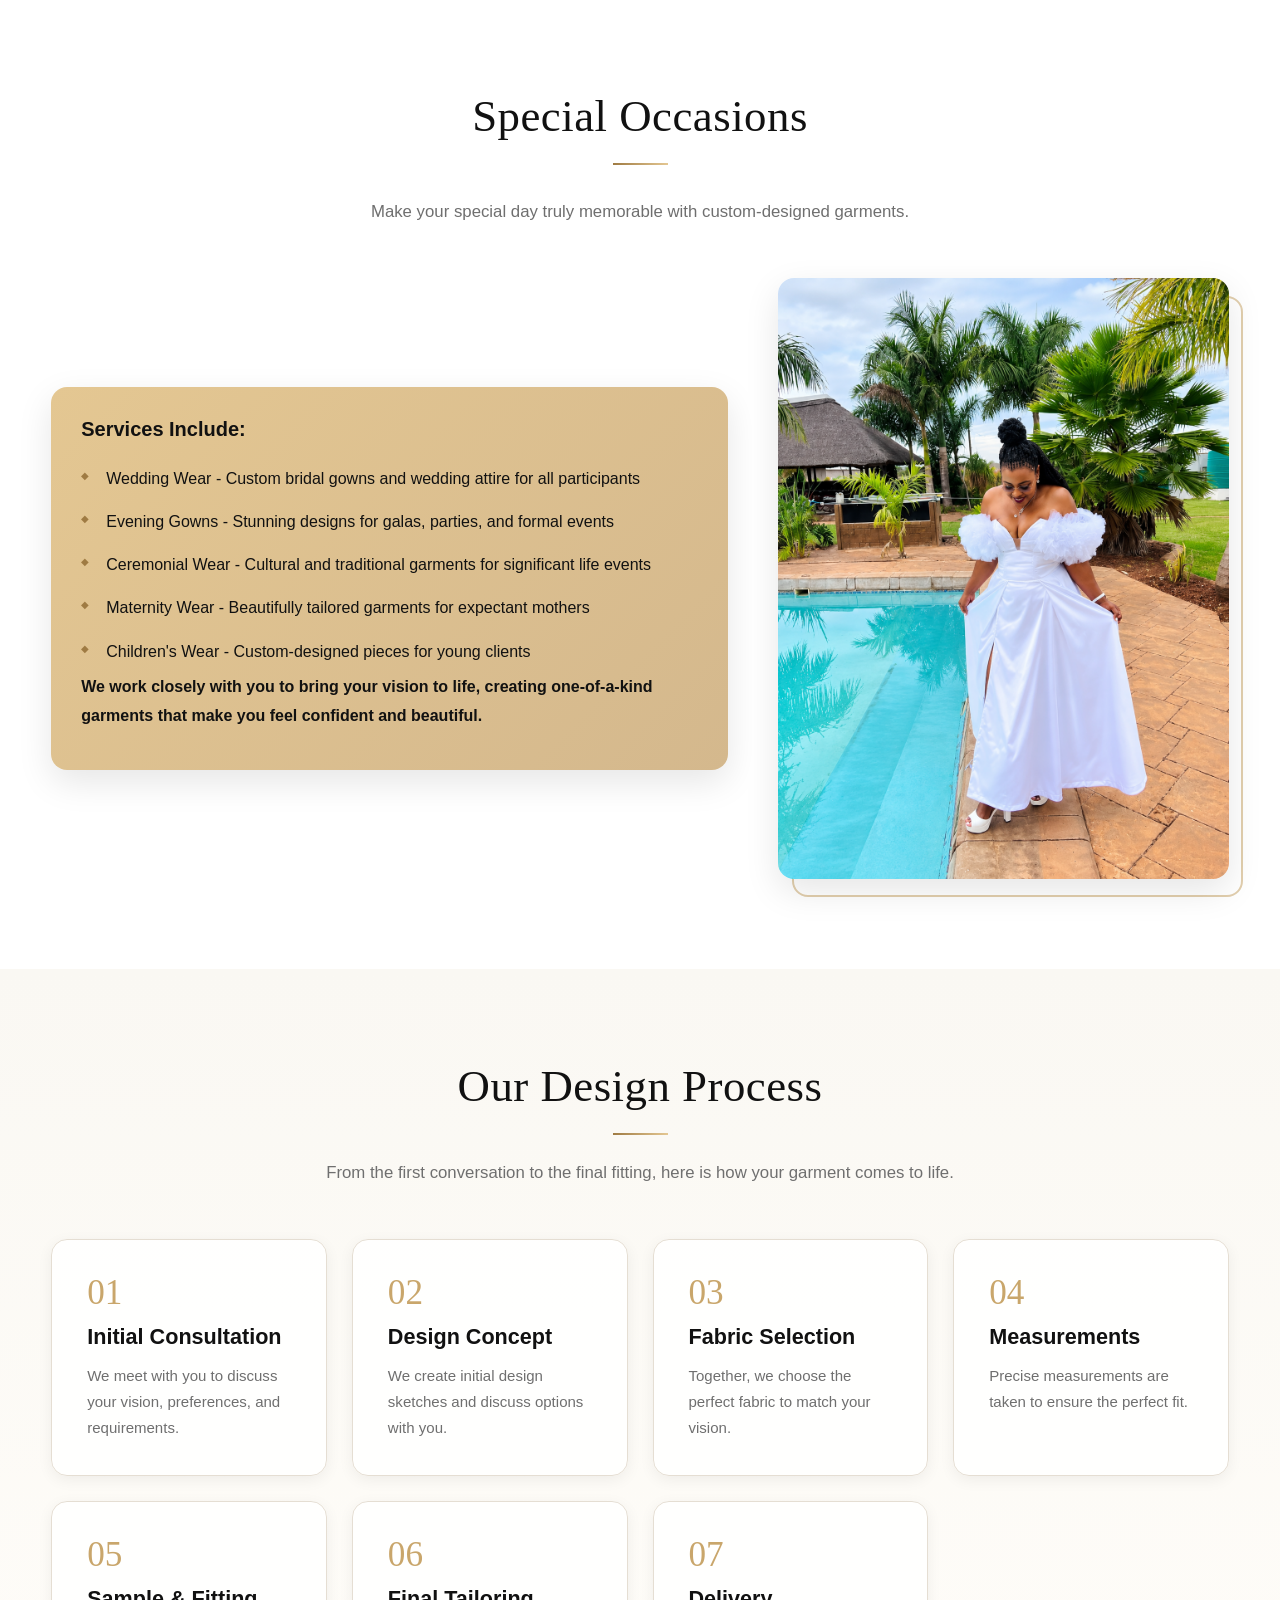
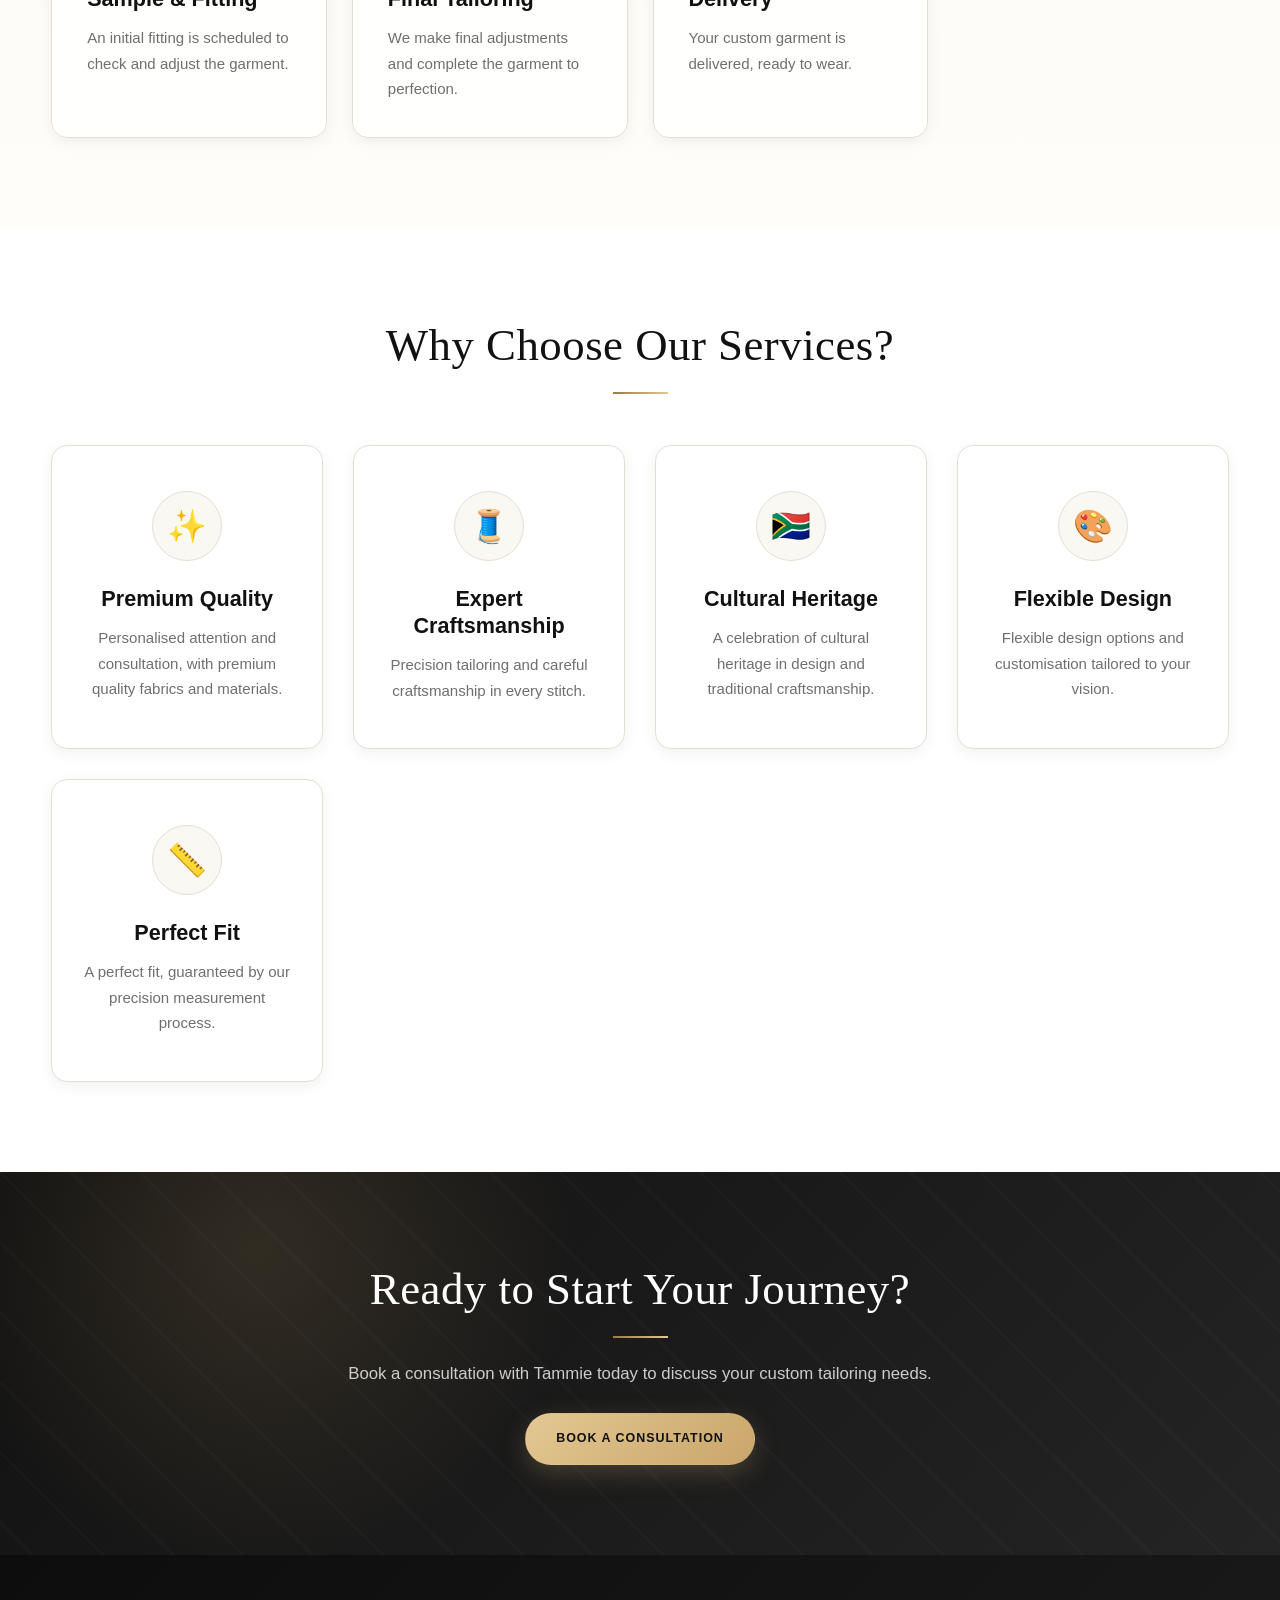
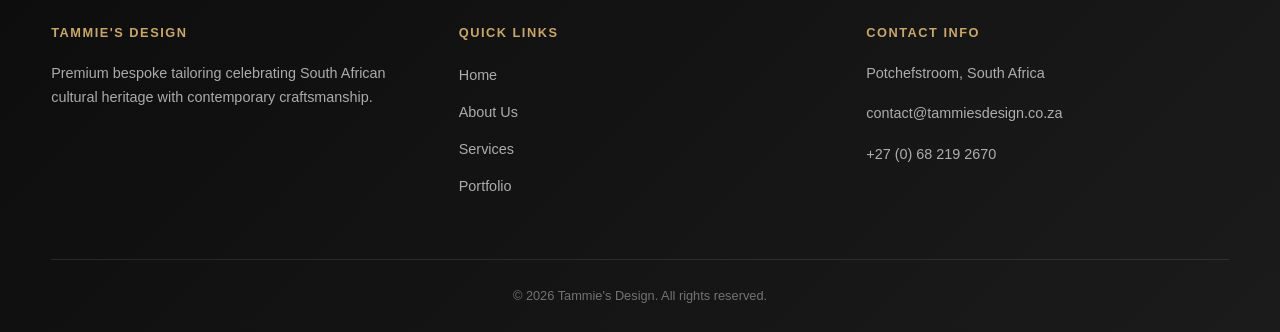
<file: services.html>
<!DOCTYPE html>
<html lang="en">
<head>
    <meta charset="UTF-8">
    <meta name="viewport" content="width=device-width, initial-scale=1.0">
    <meta name="keywords" content="bespoke tailoring, custom garments, Potchefstroom, South African traditional wear, Shweshwe, wedding dress design">
    <meta name="author" content="Tammie's Design"> 
    <meta name="description" content="Bespoke tailoring services from Tammie's Design: women's and men's custom garments, traditional South African wear and special occasion outfits.">
    <title>Services - Tammie's Design</title>
    <link rel="stylesheet" href="css_assets/myfirststyles.css">
</head>
<body>
    <header>
        <div class="container">
            <img src="_images/Tammieys Design.png.png" alt="Tammie's Design Logo">
            <div class="header-branding">
                <h1>Tammie's Design</h1>
                <p>Bespoke Tailoring &amp; Custom Garments</p>
            </div>
            <nav>
                <ul>
                    <li><a href="index.html">Home</a></li>
                    <li><a href="about.html">About Us</a></li>
                    <li><a href="services.html" class="active">Services</a></li>
                    <li><a href="product.html">Portfolio</a></li>
                    <li><a href="contact.html">Contact</a></li>
                    <li><a href="enquiries.html">Enquiries</a></li>
                </ul>
            </nav>
        </div>
    </header>

    <main>
        <section class="welcome">
            <div class="container">
                <h2>Our Services</h2>
                <div class="content-box box-primary">
                    <p>At Tammie's Design, we offer a comprehensive range of bespoke tailoring services shaped around your needs and preferences.</p>
                </div>
            </div>
        </section>
        <section class="services">
            <div class="container">
                <h2>Women's Custom Tailoring</h2>
                <p class="intro-text">Create stunning, custom-designed garments that celebrate your style and personality.</p>

                <div class="content-box box-light">
                    <h3>Services Include:</h3>
                    <ul>
                        <li>Formal Wear - Elegant dresses and suits for professional and formal occasions</li>
                        <li>Casual Wear - Comfortable, well-fitted everyday garments</li>
                        <li>Evening Wear - Bespoke designs for special nights out</li>
                        <li>Business Attire - Professional skirts, blouses, and blazers</li>
                        <li>Traditional Wear - Cultural garments incorporating African textile traditions</li>
                    </ul>
                    <p><strong>Each piece is designed to flatter your unique body shape and personal style, with meticulous attention to fit and detail.</strong></p>
                </div>
            </div>
        </section>

        <section class="welcome">
            <div class="container">
                <h2>Traditional &amp; Cultural Wear</h2>
                <p class="intro-text">Celebrate South African heritage with our stunning traditional designs.</p>

                <div class="split">
                    <div class="split-image">
                        <img src="_images/TSHIVENDA ATTIRE.png" alt="Beautiful Tshivenda traditional attire - bespoke tailoring by Tammie's Design" loading="lazy">
                    </div>
                    <div class="content-box box-primary">
                        <h3>Tshivenda &amp; Regional Traditional Wear</h3>
                        <p>Experience the beauty and elegance of South African traditional garments. Our expert tailors create stunning pieces that honour cultural heritage while ensuring perfect fit and modern comfort.</p>
                        <ul>
                            <li><strong>Tshivenda Attire</strong> - Vibrant colours and intricate patterns</li>
                            <li><strong>Ndebele Designs</strong> - Geometric patterns and cultural authenticity</li>
                            <li><strong>Shweshwe Collections</strong> - Premium fabric with traditional motifs</li>
                            <li><strong>Ceremonial Garments</strong> - For weddings, coming-of-age, and celebrations</li>
                            <li><strong>Cultural Accessories</strong> - Coordinated belts, wraps, and embellishments</li>
                        </ul>
                        <p><strong>Each piece is a celebration of your cultural identity, crafted with precision and pride.</strong></p>
                    </div>
                </div>
            </div>
        </section>

        <section class="services">
            <div class="container">
                <h2>Men's Bespoke Tailoring</h2>
                <p class="intro-text">Discover perfectly tailored garments designed with precision and quality craftsmanship.</p>

                <div class="content-box box-secondary">
                    <h3>Services Include:</h3>
                    <ul>
                        <li>Tailored Suits - Custom-made suits for business and formal occasions</li>
                        <li>Dress Shirts - Perfectly fitted shirts tailored to your measurements</li>
                        <li>Trousers - Bespoke trousers with precise tailoring</li>
                        <li>Casual Wear - Custom-designed casual shirts and trousers</li>
                        <li>Traditional Wear - Cultural and ceremonial garments</li>
                    </ul>
                    <p><strong>Our men's tailoring service ensures a perfect fit that enhances your professional appearance and personal style.</strong></p>
                </div>
            </div>
        </section>

        
        <section class="welcome">
            <div class="container">
                <h2>Special Occasions</h2>
                <p class="intro-text">Make your special day truly memorable with custom-designed garments.</p>

                <div class="split split--wide-text">
                    <div class="content-box box-accent">
                        <h3>Services Include:</h3>
                        <ul>
                            <li>Wedding Wear - Custom bridal gowns and wedding attire for all participants</li>
                            <li>Evening Gowns - Stunning designs for galas, parties, and formal events</li>
                            <li>Ceremonial Wear - Cultural and traditional garments for significant life events</li>
                            <li>Maternity Wear - Beautifully tailored garments for expectant mothers</li>
                            <li>Children's Wear - Custom-designed pieces for young clients</li>
                        </ul>
                        <p><strong>We work closely with you to bring your vision to life, creating one-of-a-kind garments that make you feel confident and beautiful.</strong></p>
                    </div>
                    <div class="split-image portrait">
                        <img src="_images/Elegant Poolside White Gown Portrait.png" alt="White satin gown with off-the-shoulder ruffled tulle sleeves and a side slit, made by Tammie's Design" loading="lazy">
                    </div>
                </div>
            </div>
        </section>
        <section class="services">
            <div class="container">
                <h2>Our Design Process</h2>
                <p class="intro-text">From the first conversation to the final fitting, here is how your garment comes to life.</p>

                <div class="services-grid">
                    <div class="service-card">
                        <span class="step">01</span>
                        <h3>Initial Consultation</h3>
                        <p>We meet with you to discuss your vision, preferences, and requirements.</p>
                    </div>
                    <div class="service-card">
                        <span class="step">02</span>
                        <h3>Design Concept</h3>
                        <p>We create initial design sketches and discuss options with you.</p>
                    </div>
                    <div class="service-card">
                        <span class="step">03</span>
                        <h3>Fabric Selection</h3>
                        <p>Together, we choose the perfect fabric to match your vision.</p>
                    </div>
                    <div class="service-card">
                        <span class="step">04</span>
                        <h3>Measurements</h3>
                        <p>Precise measurements are taken to ensure the perfect fit.</p>
                    </div>
                    <div class="service-card">
                        <span class="step">05</span>
                        <h3>Sample &amp; Fitting</h3>
                        <p>An initial fitting is scheduled to check and adjust the garment.</p>
                    </div>
                    <div class="service-card">
                        <span class="step">06</span>
                        <h3>Final Tailoring</h3>
                        <p>We make final adjustments and complete the garment to perfection.</p>
                    </div>
                    <div class="service-card">
                        <span class="step">07</span>
                        <h3>Delivery</h3>
                        <p>Your custom garment is delivered, ready to wear.</p>
                    </div>
                </div>
            </div>
        </section>

        <section class="welcome">
            <div class="container">
                <h2>Why Choose Our Services?</h2>

                <div class="cards">
                    <div class="card">
                        <div class="card-icon" aria-hidden="true">✨</div>
                        <h3>Premium Quality</h3>
                        <p>Personalised attention and consultation, with premium quality fabrics and materials.</p>
                    </div>
                    <div class="card">
                        <div class="card-icon" aria-hidden="true">🧵</div>
                        <h3>Expert Craftsmanship</h3>
                        <p>Precision tailoring and careful craftsmanship in every stitch.</p>
                    </div>
                    <div class="card">
                        <div class="card-icon" aria-hidden="true">🇿🇦</div>
                        <h3>Cultural Heritage</h3>
                        <p>A celebration of cultural heritage in design and traditional craftsmanship.</p>
                    </div>
                    <div class="card">
                        <div class="card-icon" aria-hidden="true">🎨</div>
                        <h3>Flexible Design</h3>
                        <p>Flexible design options and customisation tailored to your vision.</p>
                    </div>
                    <div class="card">
                        <div class="card-icon" aria-hidden="true">📏</div>
                        <h3>Perfect Fit</h3>
                        <p>A perfect fit, guaranteed by our precision measurement process.</p>
                    </div>
                </div>
            </div>
        </section>
        <section class="callout">
            <div class="container">
                <h2>Ready to Start Your Journey?</h2>
                <p>Book a consultation with Tammie today to discuss your custom tailoring needs.</p>
                <a href="contact.html" class="btn btn-primary">Book a Consultation</a>
            </div>
        </section>
    </main>

    <footer>
        <div class="container">
            <div class="footer-content">
                <div class="footer-section">
                    <h4>Tammie's Design</h4>
                    <p>Premium bespoke tailoring celebrating South African cultural heritage with contemporary craftsmanship.</p>
                </div>
                <div class="footer-section">
                    <h4>Quick Links</h4>
                    <ul>
                        <li><a href="index.html">Home</a></li>
                        <li><a href="about.html">About Us</a></li>
                        <li><a href="services.html">Services</a></li>
                        <li><a href="product.html">Portfolio</a></li>
                    </ul>
                </div>
                <div class="footer-section">
                    <h4>Contact Info</h4>
                    <p>Potchefstroom, South Africa</p>
                    <p><a href="mailto:contact@tammiesdesign.co.za">contact@tammiesdesign.co.za</a></p>
                    <p><a href="tel:+27682192670">+27 (0) 68 219 2670</a></p>
                </div>
            </div>
            <div class="footer-bottom">
                <p>&copy; <span id="year"></span> Tammie's Design. All rights reserved.</p>
            </div>
        </div>
    </footer>

    <script src="js_assets/myfirststyle.js"></script>
    <script src="js_assets/scroll-reveal.js"></script>
    <script src="js_assets/lightbox.js"></script>
    
</body>
</html>
</file>
<file: css_assets/myfirststyles.css>
:root {
    --black: #111111;
    --black-soft: #1a1a1a;
    --gold: #c9a66b;
    --gold-light: #e4c792;
    --gold-dark: #9f7b43;

    --white: #ffffff;
    --cream: #faf8f3;
    --cream-dark: #f2eee7;

    --text: #252525;
    --text-light: #6f6f6f;
    --text-muted: #999999;

    --border: #e5ded3;

    --success: #477a55;
    --error: #c1435e;

    --font-serif: "Georgia", "Times New Roman", serif;
    --font-sans: "Segoe UI", "Helvetica Neue", Arial, sans-serif;

    --radius: 8px;
    --radius-lg: 16px;
    --radius-xl: 24px;

    --shadow-sm: 0 4px 15px rgba(0, 0, 0, 0.06);
    --shadow-md: 0 12px 35px rgba(0, 0, 0, 0.10);
    --shadow-lg: 0 20px 55px rgba(0, 0, 0, 0.15);

    --transition: all 0.35s ease;
}

*,
*::before,
*::after {
    margin: 0;
    padding: 0;
    box-sizing: border-box;
}

html {
    scroll-behavior: smooth;
    -webkit-font-smoothing: antialiased;
}

body {
    font-family: var(--font-sans);
    font-size: 16px;
    line-height: 1.7;
    color: var(--text);
    background: var(--white);
    overflow-x: hidden;
}

img {
    max-width: 100%;
    display: block;
}

::selection {
    background: var(--gold);
    color: var(--black);
}


h1, h2, h3, h4, h5, h6 {
    color: var(--black);
    line-height: 1.25;
    margin-bottom: 1rem;
}

h1, h2 {
    font-family: var(--font-serif);
    font-weight: 400;
}

h1 { font-size: clamp(2.8rem, 6vw, 5rem); letter-spacing: 1px; }
h2 { font-size: clamp(1.8rem, 4vw, 2.8rem); letter-spacing: 0.5px; }
h3 { font-size: 1.35rem; font-weight: 600; }
h4 { font-size: 1.05rem; }

p {
    color: var(--text-light);
    margin-bottom: 1rem;
}

a {
    color: var(--gold-dark);
    text-decoration: none;
    transition: var(--transition);
}

a:hover {
    color: var(--gold);
}

.container {
    width: min(1200px, 92%);
    margin: 0 auto;
}

header {
    position: sticky;
    top: 0;
    z-index: 999;
    padding: 14px 0;
    background: rgba(255, 255, 255, 0.94);
    backdrop-filter: blur(18px);
    -webkit-backdrop-filter: blur(18px);
    border-bottom: 1px solid rgba(201, 166, 107, 0.2);
    box-shadow: 0 2px 20px rgba(0, 0, 0, 0.04);
    transition: var(--transition);
}

header:hover {
    box-shadow: 0 5px 25px rgba(0, 0, 0, 0.07);
}

header .container {
    display: flex;
    align-items: center;
    flex-wrap: wrap;
    gap: 16px 18px;
}

header img {
    width: 60px;
    height: 60px;
    object-fit: cover;
    border-radius: 50%;
    border: 2px solid var(--gold);
    padding: 3px;
    flex-shrink: 0;
}

.header-branding h1 {
    font-size: 1.5rem;
    letter-spacing: 1px;
    margin: 0;
}

.header-branding p {
    margin: 2px 0 0;
    color: var(--text-muted);
    font-size: 0.72rem;
    letter-spacing: 1.5px;
    text-transform: uppercase;
}

nav {
    margin-left: auto;
}

nav ul {
    display: flex;
    align-items: center;
    flex-wrap: wrap;
    gap: 6px 26px;
    list-style: none;
}

nav a {
    position: relative;
    display: inline-block;
    padding: 8px 2px;
    color: var(--text);
    font-size: 0.76rem;
    font-weight: 600;
    letter-spacing: 1.2px;
    text-transform: uppercase;
}

nav a::after {
    content: "";
    position: absolute;
    left: 50%;
    bottom: 0;
    width: 0;
    height: 2px;
    background: var(--gold);
    transform: translateX(-50%);
    transition: var(--transition);
}

nav a:hover,
nav a.active {
    color: var(--gold-dark);
}

nav a:hover::after,
nav a.active::after {
    width: 100%;
}


.hero {
    position: relative;
    min-height: 650px;
    display: flex;
    align-items: center;
    justify-content: center;
    overflow: hidden;
    background:
        linear-gradient(rgba(10, 10, 10, 0.72), rgba(10, 10, 10, 0.78)),
        linear-gradient(135deg, #111111, #292929);
}

.hero::before {
    content: "";
    position: absolute;
    inset: 0;
    background:
        radial-gradient(circle at 20% 30%, rgba(201, 166, 107, 0.18), transparent 35%),
        radial-gradient(circle at 80% 70%, rgba(201, 166, 107, 0.12), transparent 35%);
}

.hero::after {
    content: "";
    position: absolute;
    inset: 0;
    background-image: linear-gradient(90deg, transparent 49%, rgba(255, 255, 255, 0.03) 50%, transparent 51%);
    background-size: 80px 80px;
    opacity: 0.3;
}

.hero .container {
    position: relative;
    z-index: 2;
    max-width: 850px;
    text-align: center;
}



.hero h1 {
    color: var(--white);
    font-size: clamp(3.5rem, 8.5vw, 6rem);
    font-weight: 300;
    letter-spacing: 3px;
    margin-bottom: 1.2rem;
    animation: heroFade 1s ease forwards;
}

.hero p {
    max-width: 700px;
    margin: 0 auto 2.5rem;
    color: rgba(255, 255, 255, 0.82);
    font-size: clamp(1rem, 2vw, 1.2rem);
    line-height: 1.9;
}

.button-group {
    display: flex;
    justify-content: center;
    align-items: center;
    flex-wrap: wrap;
    gap: 15px;
}
.btn {
    display: inline-flex;
    align-items: center;
    justify-content: center;
    min-width: 170px;
    padding: 14px 30px;
    border: 1px solid transparent;
    border-radius: 50px;
    font-size: 0.78rem;
    font-weight: 700;
    letter-spacing: 1px;
    text-transform: uppercase;
    cursor: pointer;
    transition: var(--transition);
}

.btn-primary {
    color: var(--black);
    background: linear-gradient(135deg, var(--gold-light), var(--gold));
    box-shadow: 0 8px 25px rgba(201, 166, 107, 0.25);
}

.btn-primary:hover {
    color: var(--black);
    transform: translateY(-4px);
    box-shadow: 0 12px 30px rgba(201, 166, 107, 0.35);
}

.btn-secondary {
    color: var(--white);
    background: transparent;
    border-color: rgba(255, 255, 255, 0.7);
}

.btn-secondary:hover {
    color: var(--black);
    background: var(--white);
    transform: translateY(-4px);
}

.btn-outline {
    color: var(--gold-dark);
    background: transparent;
    border-color: var(--gold);
}

.btn-outline:hover {
    color: var(--black);
    background: var(--gold);
    transform: translateY(-3px);
}

section {
    padding: 90px 0;
}

section h2 {
    text-align: center;
    padding-bottom: 6px;
}

section h2::after {
    content: "";
    display: block;
    width: 55px;
    height: 2px;
    margin: 18px auto 0;
    background: linear-gradient(90deg, var(--gold-dark), var(--gold-light));
}

.intro-text {
    max-width: 720px;
    margin: 0 auto 50px;
    text-align: center;
    font-size: 1.05rem;
    line-height: 1.9;
}

.welcome {
    background: var(--white);
}

.welcome h2 {
    margin-bottom: 25px;
}

.services,
.programmes {
    background: linear-gradient(180deg, var(--cream), #fffdf9);
}




.cards {
    display: grid;
    grid-template-columns: repeat(auto-fit, minmax(240px, 1fr));
    gap: 30px;
    margin-top: 45px;
}

.card {
    position: relative;
    padding: 45px 30px;
    background: var(--white);
    border: 1px solid var(--border);
    border-radius: var(--radius-lg);
    text-align: center;
    box-shadow: var(--shadow-sm);
    transition: var(--transition);
    overflow: hidden;
}

.card::before {
    content: "";
    position: absolute;
    top: 0;
    left: 0;
    width: 100%;
    height: 3px;
    background: linear-gradient(90deg, transparent, var(--gold), transparent);
    transform: scaleX(0);
    transition: var(--transition);
}

.card:hover {
    transform: translateY(-10px);
    box-shadow: var(--shadow-lg);
    border-color: rgba(201, 166, 107, 0.5);
}

.card:hover::before {
    transform: scaleX(1);
}

.card-icon {
    display: inline-flex;
    align-items: center;
    justify-content: center;
    width: 70px;
    height: 70px;
    margin-bottom: 25px;
    border-radius: 50%;
    background: var(--cream);
    border: 1px solid var(--border);
    color: var(--gold-dark);
    font-size: 2rem;
}

.card h3 {
    margin-bottom: 12px;
}

.card p {
    margin-bottom: 0;
    font-size: 0.94rem;
}

.services-grid,
.programmes-grid {
    display: grid;
    grid-template-columns: repeat(auto-fit, minmax(260px, 1fr));
    gap: 25px;
    margin-top: 45px;
}

.service-card,
.programme-card {
    position: relative;
    padding: 35px;
    background: rgba(255, 255, 255, 0.85);
    border: 1px solid var(--border);
    border-radius: var(--radius-lg);
    box-shadow: var(--shadow-sm);
    transition: var(--transition);
    overflow: hidden;
}

.service-card::before,
.programme-card::before {
    content: "";
    position: absolute;
    left: 0;
    top: 0;
    width: 4px;
    height: 100%;
    background: var(--gold);
    transform: scaleY(0);
    transform-origin: bottom;
    transition: var(--transition);
}

.service-card:hover,
.programme-card:hover {
    transform: translateY(-7px);
    box-shadow: var(--shadow-md);
    border-color: rgba(201, 166, 107, 0.45);
}

.service-card:hover::before,
.programme-card:hover::before {
    transform: scaleY(1);
}

.service-card h3,
.programme-card h3 {
    margin-bottom: 12px;
}

.service-card p,
.programme-card p {
    margin-bottom: 0;
    font-size: 0.94rem;
}

.service-card ul,
.programme-card ul {
    list-style: none;
    margin-top: 18px;
}

.service-card li,
.programme-card li {
    position: relative;
    padding: 7px 0 7px 25px;
    color: var(--text-light);
    font-size: 0.9rem;
}

.service-card li::before,
.programme-card li::before {
    content: "\25C6";
    position: absolute;
    left: 0;
    top: 9px;
    font-size: 0.6rem;
    color: var(--gold-dark);
}

.step {
    display: inline-block;
    margin-bottom: 14px;
    font-family: var(--font-serif);
    font-size: 2.2rem;
    line-height: 1;
    color: var(--gold);
}



.graduation,
.callout {
    position: relative;
    text-align: center;
    color: var(--white);
    background:
        radial-gradient(circle at 20% 20%, rgba(201, 166, 107, 0.16), transparent 30%),
        linear-gradient(135deg, #111111, #242424);
    overflow: hidden;
}

.graduation::before,
.callout::before {
    content: "";
    position: absolute;
    inset: 0;
    background: linear-gradient(45deg, transparent 48%, rgba(255, 255, 255, 0.025) 50%, transparent 52%);
    background-size: 70px 70px;
}

.graduation .container,
.callout .container,
.graduation-content,
.graduation-text {
    position: relative;
    z-index: 2;
}

.graduation h2,
.callout h2 {
    color: var(--white);
}

.graduation p,
.callout p {
    max-width: 720px;
    margin: 0 auto;
    color: rgba(255, 255, 255, 0.78);
    font-size: 1.05rem;
}

.callout .btn {
    margin-top: 25px;
}



.page-header {
    position: relative;
    padding: 100px 0;
    text-align: center;
    color: var(--white);
    background:
        radial-gradient(circle at center, rgba(201, 166, 107, 0.16), transparent 50%),
        linear-gradient(135deg, #111111, #292929);
    overflow: hidden;
}

.page-header .container {
    position: relative;
    z-index: 2;
}

.page-header h1 {
    color: var(--white);
    font-size: clamp(2.2rem, 5vw, 3.5rem);
    margin-bottom: 12px;
}

.page-header p {
    color: rgba(255, 255, 255, 0.75);
}



.form-section {
    background: var(--cream);
}

.form-wrapper {
    display: grid;
    grid-template-columns: 2fr 1fr;
    gap: 50px;
    padding: 55px;
    background: rgba(255, 255, 255, 0.95);
    border: 1px solid var(--border);
    border-radius: var(--radius-xl);
    box-shadow: var(--shadow-lg);
}

.form-content h2 {
    text-align: left;
    font-size: 2rem;
    margin-bottom: 10px;
}

.form-content h2::after {
    display: none;
}

.contact-form {
    display: flex;
    flex-direction: column;
    gap: 22px;
}

.form-row {
    display: grid;
    grid-template-columns: 1fr 1fr;
    gap: 20px;
}

.form-group {
    display: flex;
    flex-direction: column;
}

.form-group label {
    margin-bottom: 8px;
    color: var(--black);
    font-size: 0.78rem;
    font-weight: 700;
    letter-spacing: 0.8px;
    text-transform: uppercase;
}

.form-group input,
.form-group select,
.form-group textarea {
    width: 100%;
    padding: 14px 16px;
    color: var(--text);
    background: var(--white);
    border: 1px solid var(--border);
    border-radius: var(--radius);
    font: inherit;
    transition: var(--transition);
}

.form-group input:focus,
.form-group select:focus,
.form-group textarea:focus {
    outline: none;
    border-color: var(--gold);
    box-shadow: 0 0 0 4px rgba(201, 166, 107, 0.12);
}

.form-group textarea {
    min-height: 140px;
    resize: vertical;
}

.form-group select {
    cursor: pointer;
}

.radio-group {
    display: flex;
    gap: 25px;
    margin-top: 5px;
}

.radio-option,
.checkbox-group {
    display: flex;
    align-items: center;
    gap: 10px;
}

.radio-option input,
.checkbox-group input {
    width: 18px;
    height: 18px;
    accent-color: var(--gold-dark);
    cursor: pointer;
}

.radio-option label,
.checkbox-group label {
    margin: 0;
    color: var(--text);
    font-size: 0.92rem;
    font-weight: 400;
    text-transform: none;
    letter-spacing: 0;
}

.btn-submit {
    width: 100%;
    margin-top: 10px;
    border: none;
    cursor: pointer;
}


.info-box {
    padding: 35px;
    background: linear-gradient(145deg, #fffdf8, var(--cream));
    border: 1px solid var(--border);
    border-left: 4px solid var(--gold);
    border-radius: var(--radius-lg);
    box-shadow: var(--shadow-sm);
}

.info-box h3 {
    margin-bottom: 20px;
}

.benefits-list {
    list-style: none;
}

.benefits-list li {
    display: flex;
    align-items: flex-start;
    gap: 12px;
    margin-bottom: 14px;
    color: var(--text);
    font-size: 0.92rem;
}

.checkmark {
    color: var(--gold-dark);
    font-size: 1.1rem;
    font-weight: bold;
}

.quick-contact {
    margin-top: 25px;
    padding-top: 20px;
    border-top: 1px solid var(--border);
}

.quick-contact h4 {
    margin-bottom: 10px;
}

.quick-contact p {
    margin-bottom: 7px;
    font-size: 0.9rem;
}




.contact-info-section {
    background: var(--white);
}

.contact-cards {
    display: grid;
    grid-template-columns: repeat(auto-fit, minmax(260px, 1fr));
    gap: 25px;
    margin-top: 45px;
}

.contact-card {
    padding: 40px 30px;
    text-align: center;
    background: var(--white);
    border: 1px solid var(--border);
    border-radius: var(--radius-lg);
    box-shadow: var(--shadow-sm);
    transition: var(--transition);
}

.contact-card:hover {
    transform: translateY(-8px);
    border-color: var(--gold);
    box-shadow: var(--shadow-lg);
}

.contact-icon {
    display: inline-flex;
    align-items: center;
    justify-content: center;
    width: 65px;
    height: 65px;
    margin-bottom: 20px;
    border-radius: 50%;
    background: var(--cream);
    border: 1px solid var(--border);
    font-size: 1.8rem;
}

.contact-card p {
    color: var(--text);
    font-size: 0.94rem;
}

.contact-card a {
    font-weight: 600;
    color: var(--gold-dark);
}

.departments-list {
    list-style: none;
}

.departments-list li {
    padding: 0 0 20px;
    margin-bottom: 20px;
    border-bottom: 1px solid var(--border);
}

.departments-list strong {
    display: block;
    margin-bottom: 5px;
    color: var(--black);
}

.departments-list p {
    margin: 0;
    font-size: 0.9rem;
}

.follow-us {
    margin-top: 25px;
    padding-top: 25px;
    border-top: 1px solid var(--border);
}

.social-links {
    display: flex;
    flex-wrap: wrap;
    gap: 12px;
}

.social-icon {
    display: inline-flex;
    align-items: center;
    justify-content: center;
    width: 44px;
    height: 44px;
    border-radius: 50%;
    color: var(--gold);
    background: var(--black);
    border: 1px solid var(--gold);
    font-weight: bold;
    transition: var(--transition);
}

.social-icon:hover {
    color: var(--black);
    background: var(--gold);
    transform: translateY(-4px) rotate(5deg);
}

.map-section {
    background: var(--cream);
}

.map-container {
    overflow: hidden;
    border-radius: var(--radius-xl);
    border: 1px solid var(--border);
    box-shadow: var(--shadow-md);
}

.map-container iframe {
    display: block;
    width: 100%;
    height: 500px;
    border: 0;
}



.content-box {
    padding: 30px;
    margin-bottom: 25px;
    border-radius: var(--radius-lg);
    box-shadow: var(--shadow-md);
    transition: var(--transition);
}

.content-box:hover {
    transform: translateY(-5px);
    box-shadow: var(--shadow-lg);
}

.box-primary {
    background: linear-gradient(135deg, #c9a66b, #e4c792);
    color: var(--black);
}

.box-secondary {
    background: linear-gradient(135deg, #faf8f3, #f2eee7);
    color: var(--text);
    border: 2px solid var(--gold);
}

.box-accent {
    background: linear-gradient(135deg, #e4c792, #d4b88d);
    color: var(--black);
}

.box-light {
    background: var(--cream);
    color: var(--text);
    border-left: 4px solid var(--gold);
}

.content-box h3 {
    color: var(--black);
    margin-bottom: 15px;
    font-size: 1.25rem;
}

.content-box p {
    margin-bottom: 10px;
    line-height: 1.8;
    color: inherit;
}

.content-box ul {
    list-style: none;
}

.content-box li {
    position: relative;
    padding: 8px 0 8px 25px;
}

.content-box li::before {
    content: "\25C6";
    position: absolute;
    left: 0;
    top: 11px;
    font-size: 0.6rem;
    color: var(--gold-dark);
}


.split {
    display: grid;
    grid-template-columns: 1fr 1fr;
    gap: 50px;
    align-items: center;
    margin-top: 45px;
}

.split--wide-text {
    grid-template-columns: 1.2fr 0.8fr;
}

.split .content-box {
    margin-bottom: 0;
}

.split-image {
    position: relative;
}



.split-image::before {
    content: "";
    position: absolute;
    inset: 18px -14px -18px 14px;
    border: 2px solid var(--gold);
    border-radius: var(--radius-lg);
    opacity: 0.55;
    z-index: 0;
}

.split-image img {
    position: relative;
    z-index: 1;
    width: 100%;
    height: auto;
    border-radius: var(--radius-lg);
    box-shadow: var(--shadow-md);
    transition: var(--transition);
}

.split-image.portrait img {
    aspect-ratio: 3 / 4;
    object-fit: cover;
    object-position: top;
    max-height: 680px;
}

.split-image:hover img {
    transform: scale(1.02);
    box-shadow: 0 20px 50px rgba(201, 166, 107, 0.25);
}


.image-showcase {
    display: grid;
    grid-template-columns: 1fr 1fr;
    gap: 40px;
    align-items: center;
    margin-top: 45px;
}

.image-showcase img {
    width: 100%;
    height: auto;
    border-radius: var(--radius-lg);
    box-shadow: var(--shadow-md);
    transition: var(--transition);
}

.image-showcase img:hover {
    transform: scale(1.02);
    box-shadow: 0 20px 50px rgba(201, 166, 107, 0.25);
}

article {
    padding: 35px;
    margin-bottom: 30px;
    background: linear-gradient(135deg, rgba(249, 248, 243, 0.9), rgba(242, 238, 231, 0.9));
    border: 2px solid var(--border);
    border-radius: var(--radius-lg);
    box-shadow: var(--shadow-md);
    transition: var(--transition);
}

article:hover {
    border-color: var(--gold);
    box-shadow: 0 15px 40px rgba(201, 166, 107, 0.2);
    transform: translateY(-5px);
}

article h3 {
    color: var(--gold-dark);
    font-size: 1.35rem;
    margin-bottom: 15px;
    padding-bottom: 10px;
    border-bottom: 2px solid var(--gold-light);
}

article p {
    margin-bottom: 15px;
    line-height: 1.8;
}

article ul {
    list-style: none;
    margin: 15px 0;
}

article li {
    position: relative;
    padding: 8px 0 8px 25px;
    color: var(--text);
}

article li::before {
    content: "\25C6";
    position: absolute;
    left: 0;
    top: 11px;
    font-size: 0.6rem;
    color: var(--gold);
}


footer {
    padding: 70px 0 25px;
    color: var(--white);
    background: linear-gradient(135deg, #0d0d0d, #1b1b1b);
}

.footer-content {
    display: grid;
    grid-template-columns: repeat(auto-fit, minmax(220px, 1fr));
    gap: 45px;
    margin-bottom: 50px;
}

.footer-section h4 {
    margin-bottom: 20px;
    color: var(--gold);
    font-size: 0.8rem;
    letter-spacing: 1.5px;
    text-transform: uppercase;
}

.footer-section p {
    color: rgba(255, 255, 255, 0.65);
    font-size: 0.9rem;
}

.footer-section ul {
    list-style: none;
}

.footer-section li {
    margin-bottom: 10px;
}

.footer-section a {
    color: rgba(255, 255, 255, 0.65);
    font-size: 0.9rem;
}

.footer-section a:hover {
    color: var(--gold);
    padding-left: 4px;
}

.footer-bottom {
    padding-top: 25px;
    text-align: center;
    color: rgba(255, 255, 255, 0.4);
    font-size: 0.8rem;
    border-top: 1px solid rgba(255, 255, 255, 0.1);
}

.footer-bottom p {
    margin: 0;
    color: inherit;
}


a:focus-visible,
button:focus-visible,
input:focus-visible,
select:focus-visible,
textarea:focus-visible {
    outline: 3px solid rgba(201, 166, 107, 0.5);
    outline-offset: 3px;
}

 
@keyframes heroFade {
    from { opacity: 0; transform: translateY(20px); }
    to   { opacity: 1; transform: translateY(0); }
}

@keyframes fadeUp {
    from { opacity: 0; transform: translateY(18px); }
    to   { opacity: 1; transform: translateY(0); }
}

.page-header h1,
section h2 {
    animation: fadeUp 0.7s ease both;
}

@media screen and (max-width: 1024px) {
    .container {
        width: min(94%, 900px);
    }

    .hero {
        min-height: 560px;
    }

    section {
        padding: 75px 0;
    }

    .form-wrapper {
        grid-template-columns: 1fr;
        padding: 40px;
    }

    .split,
    .split--wide-text {
        gap: 40px;
    }
}

@media screen and (max-width: 860px) {
    header .container {
        justify-content: center;
        text-align: center;
    }

    nav {
        width: 100%;
        margin-left: 0;
    }

    nav ul {
        justify-content: center;
        gap: 4px 20px;
    }
}

@media screen and (max-width: 767px) {
    body {
        font-size: 15px;
    }

    .container {
        width: min(92%, 600px);
    }

    header {
        position: relative;
        padding: 16px 0;
    }

    .hero {
        min-height: 520px;
        padding: 50px 0;
    }

    .hero h1 {
        font-size: 2.4rem;
        letter-spacing: 2px;
    }

    .hero p {
        font-size: 0.95rem;
        line-height: 1.7;
    }

    .button-group {
        flex-direction: column;
        width: 100%;
    }

    .btn {
        width: 100%;
    }

    section {
        padding: 60px 0;
    }

    .cards,
    .services-grid,
    .programmes-grid,
    .contact-cards {
        grid-template-columns: 1fr;
        gap: 20px;
    }

    .card,
    .service-card,
    .programme-card,
    .contact-card {
        padding: 30px 24px;
    }

    .split,
    .split--wide-text,
    .image-showcase {
        grid-template-columns: 1fr;
        gap: 30px;
    }

    .split-image {
        order: -1;
        max-width: 420px;
        margin: 0 auto;
        width: 100%;
    }

    .split-image::before {
        inset: 12px -8px -12px 8px;
    }

    .form-wrapper {
        padding: 25px 20px;
        border-radius: var(--radius-lg);
    }

    .form-row {
        grid-template-columns: 1fr;
    }

    .radio-group {
        flex-direction: column;
        gap: 12px;
    }

    .page-header {
        padding: 70px 0;
    }

    .map-container iframe {
        height: 350px;
    }

    footer {
        padding-top: 55px;
    }

    .footer-content {
        grid-template-columns: 1fr;
        gap: 30px;
    }
}

@media screen and (max-width: 480px) {
    .header-branding h1 {
        font-size: 1.3rem;
    }

    .header-branding p {
        font-size: 0.66rem;
    }

    .hero {
        min-height: 470px;
    }

    .hero h1 {
        font-size: 2rem;
    }

    section {
        padding: 50px 0;
    }

    h2 {
        font-size: 1.7rem;
    }

    .intro-text {
        font-size: 0.95rem;
        margin-bottom: 35px;
    }

    .content-box {
        padding: 24px 20px;
    }

    .form-wrapper {
        padding: 22px 16px;
    }

    .form-content h2 {
        font-size: 1.6rem;
    }

    .map-container iframe {
        height: 280px;
    }
}

@media screen and (min-width: 1440px) {
    .container {
        max-width: 1300px;
    }

    .hero {
        min-height: 720px;
    }

    section {
        padding: 110px 0;
    }
}

@media (prefers-reduced-motion: reduce) {
    html {
        scroll-behavior: auto;
    }

    *,
    *::before,
    *::after {
        animation-duration: 0.01ms !important;
        animation-iteration-count: 1 !important;
        transition-duration: 0.01ms !important;
    }
}





.reveal {
    opacity: 0;
    transform: translateY(30px);
    transition: opacity 0.7s ease, transform 0.7s ease;
}

.reveal.visible {
    opacity: 1;
    transform: translateY(0);
}

.lightbox-trigger {
    cursor: zoom-in;
}

.lightbox {
    position: fixed;
    inset: 0;
    background: rgba(0, 0, 0, 0.88);
    display: flex;
    flex-direction: column;
    align-items: center;
    justify-content: center;
    padding: 20px;
    opacity: 0;
    visibility: hidden;
    transition: opacity 0.3s ease, visibility 0.3s ease;
    z-index: 1000;
    cursor: zoom-out;
}

.lightbox.open {
    opacity: 1;
    visibility: visible;
}

.lightbox-img {
    max-width: 92%;
    max-height: 80vh;
    width: auto;
    height: auto;
    border-radius: 8px;
    box-shadow: 0 10px 40px rgba(0, 0, 0, 0.5);
}

.lightbox-caption {
    color: #fff;
    margin-top: 16px;
    max-width: 700px;
    text-align: center;
    font-size: 0.95rem;
}

.lightbox-close {
    position: absolute;
    top: 16px;
    right: 24px;
    background: none;
    border: none;
    color: #fff;
    font-size: 2.5rem;
    line-height: 1;
    cursor: pointer;
}
</file>
